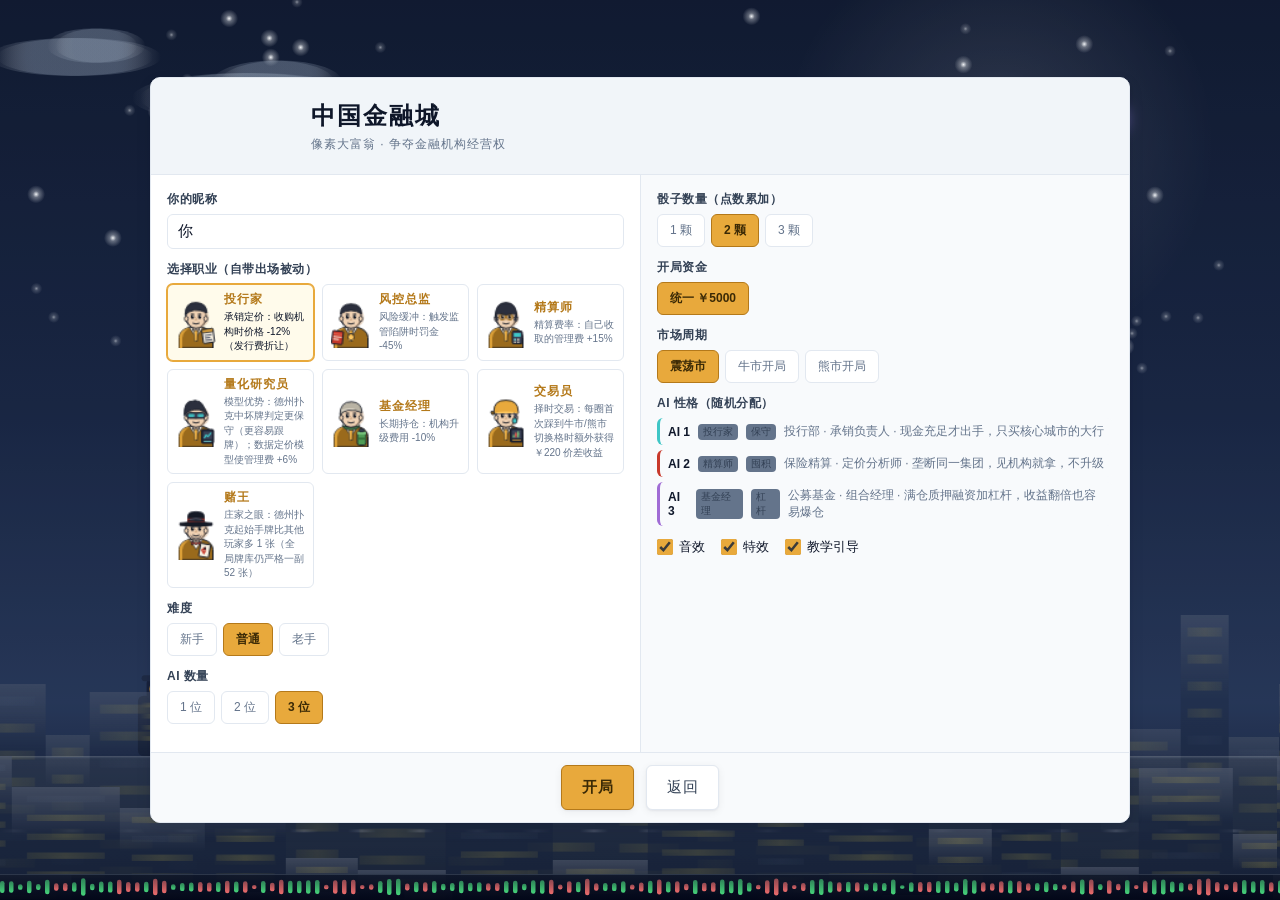
<file: index.html>
<!DOCTYPE html>
<html lang="zh-CN">
<head>
<meta charset="UTF-8">
<meta name="viewport" content="width=device-width, initial-scale=1.0, viewport-fit=cover, user-scalable=no">
<meta name="description" content="中国金融城 · 像素风大富翁：与三位 AI 争夺金融机构经营权">
<title>中国金融城 · 像素大富翁</title>
<link rel="stylesheet" href="styles.css">
<link rel="stylesheet" href="styles/tiles.css">
<link rel="stylesheet" href="styles/tiles-3d.css">
<link rel="stylesheet" href="styles/hover-building.css">
<link rel="stylesheet" href="styles/landing-fx.css">
<link rel="icon" href="data:image/svg+xml,%3Csvg xmlns='http://www.w3.org/2000/svg' viewBox='0 0 16 16'%3E%3Crect width='16' height='16' rx='3' fill='%23f1f5f9'/%3E%3Crect x='3' y='8' width='3' height='5' fill='%23c8392b'/%3E%3Crect x='7' y='5' width='3' height='8' fill='%230f172a'/%3E%3Crect x='11' y='3' width='3' height='10' fill='%232f9fc4'/%3E%3C/svg%3E">
</head>
<body>
<div id="app">
  <!-- ============ 开局界面 ============ -->
  <section id="setup-screen" class="screen">
    <canvas id="setup-bg" class="setup-bg"></canvas>
    <div class="setup-panel pixel-panel">
      <header class="setup-head">
        <div class="logo-row">
          <canvas id="logo-canvas" width="128" height="64" class="logo-canvas" aria-label="中国金融城"></canvas>
          <div class="logo-text">
            <h1>中国金融城</h1>
            <p class="sub">像素大富翁 · 争夺金融机构经营权</p>
          </div>
        </div>
      </header>

      <div class="setup-body">
        <div class="setup-col">
          <label class="field">
            <span class="field-label">你的昵称</span>
            <input id="input-nickname" type="text" maxlength="10" value="你" autocomplete="off">
          </label>

          <div class="field">
            <span class="field-label">选择职业（自带出场被动）</span>
            <div id="career-picker" class="career-picker" role="radiogroup" aria-label="职业"></div>
          </div>

          <div class="field">
            <span class="field-label">难度</span>
            <div id="difficulty-picker" class="seg-picker" role="radiogroup" aria-label="难度"></div>
          </div>

          <div class="field">
            <span class="field-label">AI 数量</span>
            <div id="aicount-picker" class="seg-picker" role="radiogroup" aria-label="AI 数量"></div>
          </div>
        </div>

        <div class="setup-col">
          <div class="field">
            <span class="field-label">骰子数量（点数累加）</span>
            <div id="dice-picker" class="seg-picker" role="radiogroup" aria-label="骰子数量"></div>
          </div>

          <div class="field">
            <span class="field-label">开局资金</span>
            <div id="cash-picker" class="seg-picker" role="radiogroup" aria-label="开局资金"></div>
          </div>

          <div class="field">
            <span class="field-label">市场周期</span>
            <div id="market-picker" class="seg-picker" role="radiogroup" aria-label="市场周期"></div>
          </div>

          <div class="field">
            <span class="field-label">AI 性格（随机分配）</span>
            <div id="ai-preview" class="ai-preview"></div>
          </div>

          <div class="setup-toggles">
            <label class="toggle"><input type="checkbox" id="chk-sound" checked><span>音效</span></label>
            <label class="toggle"><input type="checkbox" id="chk-anim" checked><span>特效</span></label>
            <label class="toggle"><input type="checkbox" id="chk-tutorial" checked><span>教学引导</span></label>
          </div>
        </div>
      </div>

      <footer class="setup-foot">
        <button id="btn-start" class="pixel-btn pixel-btn-primary pixel-btn-lg">开局</button>
        <button id="btn-setup-back" class="pixel-btn pixel-btn-lg" hidden>返回</button>
      </footer>
    </div>
  </section>

  <!-- ============ 主游戏界面 ============ -->
  <section id="game-screen" class="screen" hidden>
    <div id="stage" class="stage">
      <!-- 背景层：始终铺满整个 stage（天际线视差） -->
      <canvas id="stage-bg" class="stage-bg" aria-hidden="true"></canvas>

      <!-- ===== 左侧竖栏：当前玩家卡 → Tab 面板 → 回合播报 ===== -->
      <!-- 整栏宽度 = --left-panel-w；棋盘的 left 由同一变量推导，
           因此棋盘左侧 0 像素被 HUD 覆盖。 -->
      <div id="hud-left" class="hud hud-left">
        <!-- ① 当前玩家卡：**永远显示人类玩家**，不随 AI 回合切换 -->
        <div id="hud-player" class="hud-player">
          <div id="active-player-card" class="active-card pixel-panel">
            <canvas id="active-avatar" class="active-avatar" width="20" height="30" aria-hidden="true"></canvas>
            <div class="active-info">
              <span id="active-player-name" class="active-name">—</span>
              <span id="active-player-cash" class="active-cash">￥0</span>
            </div>
            <span id="active-player-sub" class="active-sub">—</span>
          </div>
          <!-- 贷款 / 债券 / 限时状态提示（仅在有内容时显示） -->
          <div id="active-status" class="active-status" hidden></div>
        </div>

        <!-- ② Tab 面板：玩家关键信息（3 tab：机构+流水 / Buff / 融资） -->
        <div id="hud-tabs" class="hud-tabs">
          <div id="tab-list" class="tab-list" role="tablist" aria-label="玩家信息">
            <button class="tab-btn" role="tab" id="tab-btn-inst"
                    aria-controls="tab-panel-inst" aria-selected="true" data-tab="inst">我的机构</button>
            <button class="tab-btn" role="tab" id="tab-btn-buff"
                    aria-controls="tab-panel-buff" aria-selected="false" data-tab="buff" tabindex="-1">Buff</button>
            <button class="tab-btn" role="tab" id="tab-btn-finance"
                    aria-controls="tab-panel-finance" aria-selected="false" data-tab="finance" tabindex="-1">融资</button>
          </div>
          <div class="tab-panels">
            <!-- 「我的机构」+「资金流水」合一：机构列表在上、流水在下 -->
            <div id="tab-panel-inst" class="tab-panel" role="tabpanel"
                 aria-labelledby="tab-btn-inst" tabindex="0"></div>
            <div id="tab-panel-buff" class="tab-panel" role="tabpanel"
                 aria-labelledby="tab-btn-buff" tabindex="0" hidden></div>
            <!-- 「融资」= 贷款 + 债券 + 质押/牌照（净值汇总由右侧财务对比表承担） -->
            <div id="tab-panel-finance" class="tab-panel" role="tabpanel"
                 aria-labelledby="tab-btn-finance" tabindex="0" hidden></div>
          </div>
        </div>

        <!-- ③ 回合播报 —— 贴左下角（margin-top:auto 顶到竖栏底部）
             常驻显示：原先这里有一个折叠切换按钮（#feed-toggle），
             现已删除，播报列表直接铺开、始终可见。 -->
        <div id="hud-feed" class="hud-feed">
          <div id="log-panel" class="log-panel pixel-panel">
            <h3 class="panel-title">回合播报</h3>
            <div id="log-list" class="log-list" role="log" aria-live="polite"></div>
          </div>
        </div>
      </div>

      <!-- ===== 顶部右角：回合数 + 骰子指示 + 排行榜 ===== -->
      <div id="hud-top-right" class="hud hud-top-right">
        <div class="turn-badge pixel-panel">
          <span class="turn-badge-label">回合</span>
          <span id="hud-round" class="turn-badge-num">1</span>
          <span id="hud-market" class="hud-market">震荡</span>
        </div>
        <button id="btn-rank" class="pixel-btn pixel-btn-icon" title="资产排行" aria-label="资产排行">≡</button>
        <button id="btn-3d" class="pixel-btn pixel-btn-icon" title="切换 3D 立体视角" aria-label="切换 3D 立体视角" aria-pressed="false">◱</button>
        <button id="btn-settings" class="pixel-btn pixel-btn-icon" title="设置" aria-label="设置">⚙</button>
      </div>

      <!-- ===== 顶部全宽回合归属条 =====
           谁在行动 —— 一眼可见。
           宽度铺满顶部，按玩家色分段，当前行动者那一段高亮 + 呼吸光晕。
           ⚠ 与左下角「当前玩家卡」分工不同：
              卡片固定显示**人类玩家**（我的资产），
              这条显示的是**当前正在行动的是谁**（可能是 AI）。 -->
      <div id="turn-bar" class="turn-bar" aria-label="回合归属" role="status">
        <div id="turn-bar-track" class="turn-bar-track"></div>
        <div id="turn-bar-owner" class="turn-bar-owner">
          <span class="turn-bar-owner-dot"></span>
          <span id="turn-bar-name" class="turn-bar-owner-name">—</span>
        </div>
      </div>

      <!-- ===== 中栏：棋盘容器（canvas 尺寸由 JS 按此元素测量） ===== -->
      <div id="board-wrap" class="board-wrap">
        <!--
          3D 舞台骨架（PR-A）
          ====================
          三层职责，从外到内：
            #board-wrap    —— 尺寸基准，Canvas 按它测量（永远不参与变换）
            #board-stage   —— 承载 3D 透视倾斜（rotateX 45°）
            #board-pan     —— 承载拖拽平移（translate）

          ⚠ 为什么平移必须在内层：平移是「移动棋盘」，倾斜是「改变视角」。
             若平移在倾斜之外，平移量会被透视投影二次放大，手感失真。

          ⚠ 为什么尺寸基准必须在最外层：Canvas 的 backing store 尺寸
             按 #board-wrap 测量，变换不改变它 —— 这样 3D 切换 / 拖拽
             都不会触发画布重设（重设会清空画布并触发 ResizeObserver 循环）。
        -->
        <div id="board-stage" class="board-stage">
          <div id="board-pan" class="board-pan">
            <canvas id="board-canvas" class="board-canvas" aria-label="棋盘"></canvas>
            <!-- 地块层：34 个 DOM 地块（盖在 canvas 之上，浅色现代数据卡） -->
            <div id="board-tiles" class="board-tiles" role="list" aria-label="地块"></div>
            <!-- hover 立体建筑层（PR-D）：与地块平级，可自由抬到棋盘之上 -->
            <div id="hover-buildings" class="hover-buildings" aria-hidden="true"></div>
            <div id="fx-layer" class="fx-layer" aria-hidden="true"></div>
            <div id="dice-tray" class="dice-tray" aria-live="polite"></div>
            <div id="toast-layer" class="toast-layer" aria-live="polite"></div>
            <!-- 移动端：点击地块弹出的详情卡 -->
            <div id="cell-detail" class="cell-detail" hidden></div>
          </div>
        </div>

        <!--
          ===== 真等距 3D 舞台（?board=3d）=====
          Three.js 正交相机 + 35.264° 极角 + 45°+k×90° 方位角。

          ⚠ 默认**不启用** —— 只有 URL 带 `?board=3d` 时才显示并接管渲染。
             旧管线（Canvas 2D + DOM 地块）保持默认可用，
             新管线是「渐进增强」，随时可以退回。
        -->
        <div id="board-iso" class="board-iso" hidden>
          <canvas id="board-iso-canvas" class="board-iso-canvas" aria-label="真等距 3D 棋盘"></canvas>
          <!-- 3D 模式的底部详情条（点击地块后显示） -->
          <div id="iso-detail" class="iso-detail" hidden></div>
          <!-- 左右旋转按钮（与手势共用 snapTo 入口） -->
          <div id="iso-rotate" class="iso-rotate">
            <button id="iso-rot-l" class="iso-rot-btn" type="button" title="逆时针旋转 90°" aria-label="逆时针旋转 90°">⟲</button>
            <button id="iso-rot-r" class="iso-rot-btn" type="button" title="顺时针旋转 90°" aria-label="顺时针旋转 90°">⟳</button>
          </div>
        </div>
      </div>

      <!-- ===== 底部中央：主行动按钮 + 常用操作（常驻，不再收进抽屉） ===== -->
      <div id="hud-bottom" class="hud hud-bottom">
        <div class="bottom-bar pixel-panel">
          <button id="btn-roll" class="pixel-btn pixel-btn-primary pixel-btn-primary-xl">掷 骰 子</button>
          <span class="bottom-sep" aria-hidden="true"></span>
          <button id="btn-assets" class="pixel-btn bottom-act">我的机构</button>
          <button id="btn-mortgage" class="pixel-btn bottom-act">质押融资</button>
          <button id="btn-endturn" class="pixel-btn bottom-act bottom-act-end">结束回合</button>
        </div>
      </div>

      <!-- ===== 右侧：资产排行 + 全玩家财务对比（常驻面板，窄屏自动收起） ===== -->
      <aside id="hud-right" class="hud hud-right">
        <div class="side-panel pixel-panel">
          <div class="panel-title">资产排行</div>
          <div id="rank-side" class="rank-list rank-list-side"></div>
          <div class="panel-title">财务对比</div>
          <div id="fin-compare" class="fin-compare"></div>
          <div class="side-note">点击排行任意一行可查看该玩家完整财务指标</div>
        </div>
      </aside>

    </div>
  </section>

  <!-- ============ 资产排行弹窗（不常驻） ============ -->
  <div id="rank-root" class="modal-root" hidden>
    <div id="rank-backdrop" class="modal-backdrop"></div>
    <div id="rank-box" class="modal-box pixel-panel" role="dialog" aria-modal="true" aria-label="资产排行">
      <h2 class="modal-title">资产排行</h2>
      <div id="rank-list" class="rank-list rank-list-modal"></div>
      <!-- ===== 菜单分组（原「菜单」按钮的功能迁移到此）===== -->
      <div class="rank-menu">
        <div class="panel-title">菜单</div>
        <div class="rank-menu-grid">
          <button id="btn-menu-share" class="pixel-btn rank-menu-btn">分享战绩</button>
          <button id="btn-menu-assets" class="pixel-btn rank-menu-btn">我的机构</button>
          <button id="btn-menu-metrics" class="pixel-btn rank-menu-btn">财务指标总览</button>
          <button id="btn-menu-sound" class="pixel-btn rank-menu-btn">音效：开</button>
          <button id="btn-menu-anim" class="pixel-btn rank-menu-btn">特效：开</button>
          <button id="btn-menu-theme" class="pixel-btn rank-menu-btn">主题：暗色</button>
          <button id="btn-menu-selftest" class="pixel-btn rank-menu-btn">规则引擎自检</button>
          <button id="btn-menu-setup" class="pixel-btn rank-menu-btn">返回开局界面</button>
        </div>
      </div>
      <div class="modal-actions">
        <button id="btn-rank-close" class="pixel-btn">关闭</button>
      </div>
    </div>
  </div>

  <!-- ============ 私人赌场 · 德州扑克 ============ -->
  <div id="poker-root" class="modal-root poker-root" hidden>
    <div id="poker-backdrop" class="modal-backdrop"></div>
    <div id="poker-box" class="poker-box pixel-panel" role="dialog" aria-modal="true" aria-label="私人赌场 · 德州扑克"></div>
  </div>

  <!-- ============ 通用弹窗 ============ -->
  <div id="modal-root" class="modal-root" hidden>
    <div id="modal-backdrop" class="modal-backdrop"></div>
    <div id="modal-box" class="modal-box pixel-panel" role="dialog" aria-modal="true"></div>
  </div>

  <!-- ============ 分享弹窗 ============ -->
  <div id="share-root" class="modal-root" hidden>
    <div id="share-backdrop" class="modal-backdrop"></div>
    <div id="share-box" class="share-box pixel-panel" role="dialog" aria-modal="true">
      <h2 class="panel-title">分享战绩</h2>
      <canvas id="share-canvas" width="480" height="300" class="share-canvas"></canvas>
      <div class="share-links">
        <label class="field">
          <span class="field-label">深链接（可复现同图局）</span>
          <input id="share-url" type="text" readonly>
        </label>
        <div class="share-btns">
          <button id="btn-copy-url" class="pixel-btn pixel-btn-primary">复制链接</button>
          <button id="btn-dl-card" class="pixel-btn">下载分享图</button>
          <button id="btn-copy-embed" class="pixel-btn">复制嵌入代码</button>
        </div>
        <details class="embed-box">
          <summary>iframe 嵌入代码</summary>
          <textarea id="embed-code" rows="4" readonly></textarea>
        </details>
      </div>
      <button id="btn-share-close" class="pixel-btn">关闭</button>
    </div>
  </div>

  <!-- ============ 浏览器内自检 ============ -->
  <section id="selftest-screen" class="screen" hidden>
    <div class="setup-panel pixel-panel selftest-panel">
      <h1 class="panel-title">规则引擎自检</h1>
      <div id="selftest-output" class="selftest-output"></div>
      <button id="btn-selftest-back" class="pixel-btn pixel-btn-primary">返回</button>
    </div>
  </section>
</div>

<script type="module" src="src/app/main.js"></script>
</body>
</html>
</file>
<file: styles.css>
﻿/* ============================================================
   中国金融城 · 现代扁平风大富翁
   ------------------------------------------------------------
   设计系统（换肤只需改 :root 里的变量）
     · **浅色现代体系** —— 与 D+「现代数据卡」地块方案完全一致
     · 真实字体（微软雅黑 / PingFang SC）+ 等宽数字（Consolas）
     · 圆角 + 柔和阴影（多层 box-shadow），无像素阶梯角
     · 动效仅用于状态变化，且支持 prefers-reduced-motion
   ============================================================ */

:root {
  /* ==========================================================
     ① D+ 浅色中性色板（与 tiles-modern 的 :root 对齐）
     ========================================================== */
  --ink:      #0f172a;   /* 主文字 */
  --ink-2:    #334155;   /* 次文字 */
  --ink-3:    #64748b;   /* 弱文字 */
  --line:     #e2e8f0;   /* 分隔线 / 卡片描边 */
  --bg:       #eef2f8;   /* 页面底色（现代扁平 · 柔和冷灰蓝） */
  --surface:  #ffffff;   /* 卡片 / 面板底色 */

  /* ---- 语义色（沿用受限色板，保证与地块一致）---- */
  --c-ink:        #0f172a;   /* 墨色：描边、最深阴影 */
  --c-panel:      #ffffff;   /* 面板底 */
  --c-panel-lt:   #f8fafc;   /* 面板亮部（按钮底） */
  --c-panel-dk:   #f1f5f9;   /* 面板暗部（表头 / 分区底） */
  --c-dim:        #94a3b8;   /* 中灰：禁用态、分割线 */
  --c-dim-lt:     #64748b;   /* 浅灰：次要文字 */
  --c-board:      #ffffff;   /* 棋盘格底色 */
  --c-board-dk:   #eef2f7;   /* 棋盘底板色 */
  --c-gold:       #e8a93c;   /* 鎏金：主行动、当前回合 */
  --c-gold-lt:    #ffc861;
  --c-gold-dk:    #b4791a;
  --c-paper:      #0f172a;   /* 主文字色（浅底上） */
  --c-red:        #c8392b;   /* 朱红：上涨、危险 */
  --c-red-lt:     #e4604d;
  --c-red-dk:     #8d2419;
  --c-green:      #4f9d55;   /* 翠绿：可购买、盈利 */
  --c-green-lt:   #77c47c;
  --c-green-dk:   #336b38;
  --c-jade:       #2f8f7d;   /* 翡翠：德州扑克 / 特殊状态 */
  --c-jade-lt:    #4fb39f;
  --c-jade-dk:    #1f6759;

  /* 产权组色（每组 3 色阶：主 / 亮 / 暗） */
  --g-bank:       #c8392b;
  --g-bank-lt:    #e4604d;
  --g-broker:     #2f9fc4;
  --g-broker-lt:  #63c6e6;
  --g-insurer:    #4f9d55;
  --g-insurer-lt: #7ac77f;
  --g-asset:      #e8a93c;
  --g-asset-lt:   #ffc861;
  --g-regulator:  #8b5cc7;
  --g-regulator-lt:#b189e0;

  /* 玩家色（4 组，色相间隔 ≥ 90°） */
  --p0: #d98b1f;
  --p1: #159e9e;
  --p2: #d4453a;
  --p3: #8b5cc7;

  /* ==========================================================
     ② 字体 —— 真实系统字体（非像素字体）
     ========================================================== */
  --font-pixel: "Microsoft YaHei", "PingFang SC", "Hiragino Sans GB",
                "Noto Sans SC", "Source Han Sans SC", sans-serif;
  --font-ui: "Microsoft YaHei", "PingFang SC", "Hiragino Sans GB",
             "Noto Sans SC", "Source Han Sans SC", sans-serif;
  --font-num: "Consolas", "Menlo", "SF Mono", monospace;

  /* 字号阶梯 —— 12px 起步，关键信息 16px+ */
  --fs-xs:  12px;   /* 最小可读字号 */
  --fs-sm:  13px;
  --fs-md:  15px;
  --fs-lg:  18px;
  --fs-xl:  24px;

  /* ==========================================================
     ③ 间距与圆角（现代扁平风）
     ========================================================== */
  --sp-1: 4px;
  --sp-2: 8px;
  --sp-3: 12px;
  --sp-4: 16px;
  --sp-5: 24px;

  --border-w: 1px;
  --radius-sm: 6px;
  --radius:    10px;
  --radius-lg: 14px;
  /* 柔和阴影 —— 多层叠加，代替像素硬阴影 */
  --shadow-soft: 0 1px 2px rgba(15,23,42,.05), 0 2px 8px rgba(15,23,42,.06);
  --shadow:      0 2px 4px rgba(15,23,42,.05), 0 6px 16px rgba(15,23,42,.08);
  --shadow-lg:   0 4px 8px rgba(15,23,42,.06), 0 16px 40px rgba(15,23,42,.14);

  /* HUD 常驻占屏预算 ≤ 25% */
  --hud-corner-w: 260px;
  /* 右侧常驻面板（资产排行 + 财务对比）宽度 */
  --right-panel-w: 284px;
  /* ==========================================================
     左侧 HUD 竖栏宽度 —— 统一控制「当前玩家卡 + Tab 面板 + 回合播报」
     棋盘左侧必须整体让位出这个宽度，棋盘永不被左侧 HUD 覆盖。
     与 --right-panel-w 对称：board-wrap 的 left / right 都由它推导。
     ========================================================== */
  --left-panel-w: 264px;
  /* 左侧竖栏与棋盘之间的安全间隙 */
  --left-gutter: 8px;
  /* ==========================================================
     顶部回合归属条高度（P1-1）
     棋盘 / 左栏 / 右上角按钮都要给它让位 —— 由同一变量推导，
     避免「加了条之后忘了挪布局」导致的遮挡。
     ========================================================== */
  --turn-bar-h: 26px;
}

/* ============================================================
   基础
   ============================================================ */
* { box-sizing: border-box; margin: 0; padding: 0; }

html, body {
  height: 100%;
  background: var(--bg);
  color: var(--ink);
  font-family: var(--font-ui);
  font-size: var(--fs-sm);
  overflow: hidden;
  -webkit-font-smoothing: antialiased;
  -moz-osx-font-smoothing: grayscale;
}

body { user-select: none; -webkit-tap-highlight-color: transparent; }

#app { position: relative; width: 100vw; height: 100vh; }

.screen { position: absolute; inset: 0; }
.screen[hidden] { display: none !important; }

/* 全局渲染：现代扁平风 —— 关闭像素插值，启用高质量缩放 */
canvas, .pixel-panel, .pixel-btn, img {
  image-rendering: auto;
}

/* ============================================================
   现代面板 —— 浅色卡片 + 1px 描边 + 柔和阴影 + 圆角
   ============================================================ */
.pixel-panel {
  background: var(--c-panel);
  border: var(--border-w) solid var(--line);
  border-radius: var(--radius);
  box-shadow: var(--shadow);
  position: relative;
}

/* 面板顶部高光 —— 现代扁平风的柔和层次（替代像素阶梯角） */
.pixel-panel::after {
  content: "";
  position: absolute;
  inset: 0;
  pointer-events: none;
  border-radius: inherit;
  box-shadow: inset 0 1px 0 rgba(255,255,255,.9);
  opacity: .01;
}

.panel-title {
  font-family: var(--font-ui);
  font-weight: 700;
  font-size: var(--fs-sm);
  letter-spacing: 1px;
  font-weight: 700;
  color: var(--ink);
  padding: var(--sp-2) var(--sp-3);
  background: var(--c-panel-dk);
  border-bottom: var(--border-w) solid var(--line);
  border-radius: var(--radius) var(--radius) 0 0;
}

/* ============================================================
   现代按钮 —— 圆角 + 柔和阴影 + 状态过渡
   ============================================================ */
.pixel-btn {
  font-family: var(--font-ui);
  font-size: var(--fs-sm);
  letter-spacing: .5px;
  color: var(--ink-2);
  background: var(--surface);
  border: var(--border-w) solid var(--line);
  border-radius: var(--radius-sm);
  box-shadow: var(--shadow-soft);
  padding: var(--sp-2) var(--sp-3);
  cursor: pointer;
  transition: background .16s ease, box-shadow .16s ease,
              border-color .16s ease, color .16s ease, transform .08s ease;
  position: relative;
  min-height: 34px;
  display: inline-flex;
  align-items: center;
  justify-content: center;
  gap: 6px;
}
.pixel-btn:hover:not(:disabled) {
  background: var(--c-panel-lt);
  color: var(--ink);
  border-color: #cbd5e1;
  box-shadow: var(--shadow);
}
.pixel-btn:active:not(:disabled) {
  box-shadow: var(--shadow-soft);
  transform: translateY(1px);
}
.pixel-btn:focus-visible { outline: 2px solid var(--c-gold); outline-offset: 2px; }
.pixel-btn:disabled { opacity: .45; cursor: not-allowed; filter: grayscale(.6); }

.pixel-btn-primary {
  background: var(--c-gold);
  color: #3b2a06;
  font-weight: 700;
  border-color: var(--c-gold-dk);
}
.pixel-btn-primary:hover:not(:disabled) { background: var(--c-gold-lt); color: #3b2a06; }

/* 唯一的巨型主行动按钮 —— 底部中央，最大尺寸 */
.pixel-btn-primary-xl {
  font-size: var(--fs-lg);
  font-weight: 700;
  padding: 14px 44px;
  min-height: 56px;
  min-width: 210px;
  letter-spacing: 2px;
  border-radius: var(--radius);
  box-shadow: 0 4px 10px rgba(232,169,60,.32), 0 10px 26px rgba(15,23,42,.16);
}
.pixel-btn-primary-xl:hover:not(:disabled) {
  box-shadow: 0 6px 14px rgba(232,169,60,.4), 0 14px 32px rgba(15,23,42,.2);
}
.pixel-btn-primary-xl:active:not(:disabled) {
  box-shadow: 0 2px 6px rgba(232,169,60,.3);
  transform: translateY(1px);
}

.pixel-btn-icon {
  width: 36px; height: 36px;
  padding: 0;
  font-size: var(--fs-md);
  display: inline-flex;
  align-items: center;
  justify-content: center;
}
.pixel-btn-icon.is-off { opacity: .4; }

/* ============================================================
   开局界面
   ============================================================ */
#setup-screen {
  display: flex;
  align-items: center;
  justify-content: center;
  padding: var(--sp-4);
  overflow-y: auto;
}
.setup-bg {
  position: absolute; inset: 0;
  width: 100%; height: 100%;
  z-index: 0;
}
.setup-panel {
  position: relative;
  z-index: 1;
  width: min(980px, 100%);
  max-height: 96vh;
  overflow-y: auto;
}
.setup-head {
  background: var(--c-panel-dk);
  border-bottom: var(--border-w) solid var(--line);
  padding: var(--sp-4) var(--sp-4);
}
.logo-row { display: flex; align-items: center; gap: var(--sp-4); }
.logo-canvas { width: 128px; height: 64px; flex: none; }
.logo-text h1 {
  font-family: var(--font-ui);
  font-size: var(--fs-xl);
  font-weight: 800;
  letter-spacing: 2px;
  color: var(--ink);
}
.logo-text .sub {
  font-size: var(--fs-xs);
  color: var(--ink-3);
  letter-spacing: 1px;
  margin-top: var(--sp-1);
}
.setup-body {
  display: grid;
  grid-template-columns: 1fr 1fr;
  gap: 0;
}
.setup-col { padding: var(--sp-4); }
.setup-col + .setup-col { border-left: var(--border-w) solid var(--line); background: var(--c-panel-lt); }

.field { display: block; margin-bottom: var(--sp-3); }
.field-label {
  display: block;
  font-family: var(--font-ui);
  font-size: var(--fs-xs);
  letter-spacing: .5px;
  font-weight: 600;
  color: var(--ink-2);
  margin-bottom: 6px;
}
.field input[type="text"], .field textarea, .field select {
  width: 100%;
  font-family: var(--font-ui);
  font-size: var(--fs-md);
  color: var(--ink);
  background: var(--surface);
  border: var(--border-w) solid var(--line);
  border-radius: var(--radius-sm);
  padding: var(--sp-2) 10px;
}
.field input[type="text"]:focus { border-color: var(--c-gold); outline: none; }

.seg-picker { display: flex; gap: 6px; flex-wrap: wrap; }
.seg-opt {
  font-family: var(--font-ui);
  font-size: var(--fs-xs);
  padding: 7px var(--sp-3);
  background: var(--surface);
  border: var(--border-w) solid var(--line);
  border-radius: var(--radius-sm);
  color: var(--ink-3);
  cursor: pointer;
  transition: all .14s ease;
}
.seg-opt.is-sel {
  background: var(--c-gold);
  border-color: var(--c-gold-dk);
  color: #3b2a06;
  font-weight: 700;
}

.ai-preview { display: flex; flex-direction: column; gap: 5px; }
.ai-row {
  display: flex; align-items: center; gap: var(--sp-2);
  font-size: var(--fs-xs);
  background: var(--c-panel-lt);
  border-left: 3px solid var(--p1);
  border-radius: var(--radius-sm);
  padding: 5px var(--sp-2);
}
.ai-row .ai-name { font-weight: 700; }
.ai-row .ai-tag {
  font-family: var(--font-ui);
  font-size: 10px;
  color: var(--ink-2);
  background: var(--c-dim-lt);
  border-radius: 4px;
  padding: 1px 5px;
}
.ai-row .ai-desc { color: var(--ink-3); font-size: var(--fs-xs); }

.setup-toggles { display: flex; gap: var(--sp-4); margin-top: 10px; }
.toggle {
  display: flex; align-items: center; gap: 6px;
  font-size: var(--fs-sm); cursor: pointer;
}
.toggle input { width: 16px; height: 16px; accent-color: var(--c-gold); cursor: pointer; }

.setup-foot {
  display: flex; gap: var(--sp-3); justify-content: center;
  padding: var(--sp-3);
  border-top: var(--border-w) solid var(--line);
  background: var(--c-panel-lt);
  border-radius: 0 0 var(--radius) var(--radius);
}
.pixel-btn-lg { font-size: var(--fs-md); padding: 12px 20px; min-height: 44px; }

/* ============================================================
   游戏舞台 —— 棋盘优先，HUD 退到四角
   ============================================================
   棋盘占据视口主体（> 75%），HUD 只在四角放置小型控件：
     · 左上：当前玩家紧凑单条
     · 右上：回合徽章 + 排行 / 菜单按钮
     · 左中：可折叠回合播报（默认 1 行）
     · 下中：唯一主行动按钮
     · 右下：次要功能抽屉
   ============================================================ */
#game-screen { background: var(--bg); }

.stage {
  position: absolute; inset: 0;
  overflow: hidden;
  padding: var(--sp-3);
}

/* 背景层：铺满整个 stage */
.stage-bg {
  position: absolute; inset: 0;
  width: 100%; height: 100%;
  z-index: 0;
  pointer-events: none;
}

/* 棋盘容器 —— 撑满舞台，HUD 浮在其上（pointer-events 由 HUD 自行接管）。
   宽屏时右侧让位给「资产排行 + 财务对比」常驻面板，棋盘永不被面板遮挡。
   左侧让位给「当前玩家卡 + Tab 面板 + 回合播报」竖栏（--left-panel-w），
   因此棋盘**左右两侧都不会被 HUD 覆盖**。 */
.board-wrap {
  position: absolute;
  top: calc(var(--turn-bar-h) + var(--sp-3));
  bottom: var(--sp-3);
  left: calc(var(--left-panel-w) + var(--sp-3) + var(--left-gutter));
  right: calc(var(--right-panel-w) + var(--sp-3) + 6px);
  z-index: 1;
  overflow: hidden;
}

/* ===========================================================
 * 3D 舞台骨架（PR-A）
 * ===========================================================
 * 三层结构，从外到内：
 *
 *   #board-wrap   尺寸基准。Canvas 按它测量 backing store，
 *                 **不参与任何变换** —— 3D 切换与拖拽都不会触发画布重设。
 *   #board-stage  承载 3D 透视：perspective（**只给子元素用**）。
 *   #board-pan    承载倾斜与拖拽平移：rotateX + translate3d。
 *
 * ⚠ 平移必须在倾斜「之内」：若平移在倾斜之外，平移量会被透视投影
 *   二次放大，拖拽手感失真（拖 100px 实际走更远）。
 *
 * ⚠ `perspective-origin` 设为 50% 40% —— 略微偏上，让棋盘看起来
 *   是「俯身看一张桌子」，而不是正对着屏幕。
 *
 * ⚠⚠ **perspective 与 rotateX 必须分属两层**：
 *   CSS 的 `perspective` 属性只作用于**子元素**，不作用于元素自身。
 *   若两者都写在 #board-stage 上，stage 自己的 rotateX 不会被透视 ——
 *   画面是「平行四边形」而非「透视梯形」，立体感大打折扣。
 *   因此 perspective 在 stage，rotateX 在 pan。
 *
 * ⚠⚠ **倾斜不能与平移写在同一个元素上**：
 *   .board-pan 的 transform 由 JS 写成**行内样式**（平移量），
 *   行内样式优先级高于任何选择器 —— 若 rotateX 也写在 .board-pan，
 *   会被行内 transform 整个盖掉，表现为「切了 3D 但画面完全没倾斜」。
 *   → 所以：rotateX 与 translate3d 由 JS **合并**写进同一行内样式。
 * =========================================================== */
.board-stage {
  position: absolute;
  inset: 0;
  overflow: hidden;
  transform-style: preserve-3d;
  transition: transform .45s cubic-bezier(.22,.61,.36,1);
}

/* 3D 模式：由 JS 给 #board-stage 加 .is-3d */
.board-stage.is-3d {
  perspective: 1400px;
  perspective-origin: 50% 40%;
}

/* 平移 + 倾斜层 —— transform 由 JS 统一写成行内样式（rotateX + translate3d） */
.board-pan {
  position: absolute;
  inset: 0;
  transform-style: preserve-3d;
  will-change: transform;
  transition: transform .35s cubic-bezier(.22,.61,.36,1);
}

/* 拖拽中 —— 关闭过渡，让平移跟手 */
.board-pan.is-dragging {
  transition: none;
}

.board-canvas {
  position: absolute; left: 0; top: 0;
  width: 100%; height: 100%;
  display: block;
}

/* ===========================================================
 * 真等距 3D 舞台（?board=3d）
 * ===========================================================
 * 与旧管线**完全隔离**：
 *   · #board-iso 覆盖在 #board-stage 之上，z-index 更高；
 *   · 启用时由 JS 给 body 加 .board-3d → 旧管线隐藏；
 *   · 未启用时 #board-iso 带 [hidden]，旧管线照常。
 * =========================================================== */
.board-iso {
  position: absolute;
  inset: 0;
  z-index: 6;
  overflow: hidden;
  touch-action: none;
}

.board-iso[hidden] { display: none; }

.board-iso-canvas {
  position: absolute;
  left: 0; top: 0;
  width: 100%; height: 100%;
  display: block;
}

/* 启用 3D 时隐藏旧管线（Canvas 底板 + DOM 地块层） */
body.board-3d #board-stage { display: none; }

/* ---- 3D 底部详情条 ---- */
.iso-detail {
  position: absolute;
  left: 50%;
  bottom: 10px;
  transform: translateX(-50%);
  max-width: min(560px, calc(100% - 24px));
  padding: 10px 14px;
  border-radius: 10px;
  background: rgba(30, 36, 54, .93);
  border: 1px solid rgba(232, 169, 60, .38);
  color: var(--paper);
  font-family: var(--font-ui);
  font-size: var(--fs-sm, 12px);
  line-height: 1.5;
  box-shadow: 0 8px 26px rgba(0, 0, 0, .42);
  pointer-events: auto;
  z-index: 8;
}
.iso-detail[hidden] { display: none; }
.iso-detail .iso-d-name {
  font-weight: 700;
  font-size: var(--fs-md, 14px);
  color: var(--gold);
  margin-bottom: 2px;
}
.iso-detail .iso-d-row { color: var(--paper); opacity: .92; }
.iso-detail .iso-d-meta { color: var(--dim); opacity: .9; }

/* ---- 左右旋转按钮 ---- */
.iso-rotate {
  position: absolute;
  right: 10px;
  bottom: 10px;
  display: flex;
  gap: 6px;
  z-index: 8;
}
.iso-rot-btn {
  width: 34px; height: 34px;
  border-radius: 8px;
  border: 1px solid rgba(232, 169, 60, .38);
  background: rgba(30, 36, 54, .92);
  color: var(--gold);
  font-size: 17px;
  line-height: 1;
  cursor: pointer;
  display: flex; align-items: center; justify-content: center;
  transition: transform .15s ease, background .15s ease;
}
.iso-rot-btn:hover { background: rgba(46, 55, 82, .96); transform: translateY(-1px); }
.iso-rot-btn:active { transform: translateY(0); }

.fx-layer { position: absolute; inset: 0; pointer-events: none; z-index: 5; overflow: visible; }

/* 浮动飘字 —— 现代柔和投影 */
.pixel-float {
  position: absolute;
  font-family: var(--font-ui);
  font-weight: 700;
  font-size: var(--fs-md);
  white-space: nowrap;
  color: var(--ink);
  text-shadow: 0 2px 6px rgba(15,23,42,.28);
  transform: translate(-50%, -50%);
}
@keyframes floatUp {
  0%   { transform: translate(-50%, -50%); opacity: 1; }
  25%  { transform: translate(-50%, calc(-50% - 8px)); opacity: 1; }
  50%  { transform: translate(-50%, calc(-50% - 16px)); opacity: 1; }
  75%  { transform: translate(-50%, calc(-50% - 24px)); opacity: .8; }
  100% { transform: translate(-50%, calc(-50% - 34px)); opacity: 0; }
}
.pixel-float { animation: floatUp 1.4s cubic-bezier(.22,.61,.36,1) forwards; }

/* 圆形柔和粒子 */
.pixel-particle {
  position: absolute;
  width: 8px; height: 8px;
  border-radius: 50%;
  background: radial-gradient(circle at 35% 35%, rgba(255,255,255,.9), rgba(255,255,255,.15));
  filter: blur(.3px);
}
@keyframes particleFall {
  0%   { transform: translate(0,0) scale(1); opacity: 1; }
  100% { transform: translate(var(--dx), var(--dy)) scale(.4); opacity: 0; }
}
.pixel-particle { animation: particleFall 900ms cubic-bezier(.22,.61,.36,1) forwards; }

/* 屏幕抖动 */
@keyframes shakeHard {
  0%   { transform: translate(0,0); }
  20%  { transform: translate(-5px, 3px); }
  40%  { transform: translate(5px, -3px); }
  60%  { transform: translate(-3px, -2px); }
  80%  { transform: translate(3px, 2px); }
  100% { transform: translate(0,0); }
}
.shake { animation: shakeHard 320ms cubic-bezier(.36,.07,.19,.97); }

/* 跳入 */
@keyframes popIn {
  0%   { transform: scale(.6); opacity: 0; }
  60%  { transform: scale(1.08); opacity: 1; }
  100% { transform: scale(1); opacity: 1; }
}
.pop-in { animation: popIn 240ms cubic-bezier(.22,.61,.36,1); }

/* ============================================================
   HUD —— 全部绝对定位于四角
   ============================================================ */
.hud { z-index: 10; pointer-events: none; }
.hud > * { pointer-events: auto; }

/* ============================================================
   左侧 HUD 竖栏 —— 当前玩家卡 / Tab 面板 / 回合播报
   ------------------------------------------------------------
   三块全部收进 **同一个绝对定位的竖栏容器** `.hud-left`：
     ① 当前玩家卡（永远显示**人类玩家**，不随 AI 回合切换）
     ② Tab 面板（我的机构 / Buff / 贷款 / 债券 / 净值）
     ③ 回合播报（贴**左下角**，与底部操作栏共存）
   竖栏右边界 = var(--left-panel-w)，棋盘的 left 由同一个变量推导 ——
   因此**棋盘左侧 0 像素被 HUD 覆盖**。
   ============================================================ */
.hud-left {
  position: absolute;
  top: calc(var(--turn-bar-h) + var(--sp-3));
  left: var(--sp-3);
  bottom: var(--sp-3);
  width: var(--left-panel-w);
  display: flex;
  flex-direction: column;
  gap: var(--sp-2);
  /* 竖栏自身不吃点击（只有子面板接管） */
  pointer-events: none;
  /* 回合播报是绝对定位钉在竖栏底边的，
     所以这里给竖栏留出播报的高度，Tab 面板不会压到它下面。
     --feed-h 默认 215px（播报展开时的高度），窄屏由媒体查询收窄。
     原先播报区顶部还有一个 30px 高的折叠按钮，删除后这 30px 已让给列表，
     因此 --feed-h 相应收窄，避免竖栏底部留下空白。 */
  --feed-h: 215px;
  padding-bottom: calc(var(--feed-h) + var(--sp-2));
}
.hud-left > * { pointer-events: auto; }

/* ---------- 当前玩家卡（人类玩家）---------- */
.hud-player {
  flex: none;
  max-width: 100%;
}
.active-card {
  display: flex;
  align-items: center;
  gap: var(--sp-2);
  padding: 6px var(--sp-2) 6px 6px;
  background: rgba(255,255,255,.94);
}
.active-avatar {
  width: 22px; height: 33px;
  flex: none;
  background: var(--c-panel-lt);
  border: 1px solid var(--line);
  border-radius: 4px;
}
.active-info { display: flex; flex-direction: column; gap: 1px; min-width: 0; }
.active-name {
  font-size: var(--fs-sm);
  font-weight: 700;
  color: var(--ink);
  white-space: nowrap;
  overflow: hidden;
  text-overflow: ellipsis;
  max-width: 110px;
}
.active-cash {
  font-family: var(--font-num);
  font-size: var(--fs-md);
  font-weight: 700;
  color: var(--c-gold);
  line-height: 1.1;
}
.active-sub {
  font-size: 11px;
  color: var(--ink-3);
  white-space: nowrap;
  overflow: hidden;
  text-overflow: ellipsis;
  max-width: 96px;
}

/* ---------- 贷款 / 债券 / 限时状态（挂在当前玩家卡下方）---------- */
.active-status {
  display: flex;
  flex-wrap: wrap;
  gap: 4px;
  margin-top: 4px;
  max-width: 100%;
}
.status-chip {
  font-family: var(--font-num);
  font-size: 10px;
  line-height: 1;
  padding: 3px 5px;
  border: 1px solid var(--c-dim);
  background: rgba(255,255,255,.94);
  color: var(--ink);
  white-space: nowrap;
}
.status-chip.is-debt { color: var(--c-red-dk); border-color: var(--c-red-dk); background: rgba(141,36,25,.35); }
.status-chip.is-bond { color: var(--c-gold-dk); border-color: var(--c-gold-dk); }
.status-chip.is-good { color: var(--c-green-dk); border-color: var(--c-green-dk); }
.status-chip.is-bad { color: var(--c-red-dk); border-color: var(--c-red-dk); }
.status-chip.is-more { color: var(--ink-3); }

/* ---------- 右上角：回合徽章 + 按钮 ---------- */
.hud-top-right {
  position: absolute;
  top: calc(var(--turn-bar-h) + var(--sp-3));
  right: var(--sp-3);
  display: flex;
  align-items: center;
  gap: 6px;
}
.turn-badge {
  display: flex;
  align-items: center;
  gap: var(--sp-2);
  padding: 5px var(--sp-2);
  background: rgba(255,255,255,.94);
}
.turn-badge-label {
  font-family: var(--font-ui);
  font-size: 11px;
  color: var(--ink-3);
  letter-spacing: 1px;
}
.turn-badge-num {
  font-family: var(--font-num);
  font-size: var(--fs-lg);
  font-weight: 700;
  color: var(--c-gold);
  line-height: 1;
}
.hud-market {
  font-family: var(--font-ui);
  font-size: 11px;
  padding: 2px 6px;
  border: 1px solid var(--line);
  color: var(--ink);
}
.hud-market.is-bull { background: var(--c-red); color: var(--ink); }
.hud-market.is-bear { background: var(--c-green); color: var(--c-ink); }

/* ============================================================
   翻牌弹窗（2026-11：转盘 → 翻牌改版）
   ------------------------------------------------------------
   机会池 8 个候选挤在圆转盘上扇区极窄、文字看不清；
   翻牌把候选收进暗牌，翻开后再展示完整牌面。
   3D 翻转用 preserve-3d + backface-visibility 实现正面/背面切换。
   ============================================================ */
.fate-result {
  font-size: 15px;
  font-weight: 800;
  color: var(--c-paper);
  min-height: 24px;
  text-align: center;
  margin-bottom: 10px;
}
.fate-row {
  display: flex;
  flex-wrap: wrap;
  justify-content: center;
  gap: 10px;
  margin: 0 auto 10px;
  max-width: 480px;
  perspective: 700px;
}
/* 3 张（风险/命运）→ 大卡；8 张（机会）→ 小卡双行 */
.fate-row.is-n3 .fcard, .fate-row.is-n2 .fcard { width: 104px; height: 148px; }
.fate-row.is-n8 .fcard { width: 88px; height: 122px; }
.fate-row.is-n8 { max-width: 440px; }

.fcard {
  perspective: 600px;
  cursor: pointer;
  transition: opacity .2s ease, transform .12s ease;
}
.fcard:hover:not(.is-flipped) { transform: translateY(-4px); }
.fcard:focus-visible { outline: 2px solid var(--c-gold-dk); outline-offset: 2px; }
.fate-row.is-exhausted .fcard:not(.is-flipped) { opacity: .35; cursor: default; }

.fcard-inner {
  position: relative;
  width: 100%;
  height: 100%;
  transform-style: preserve-3d;
  transition: transform 520ms cubic-bezier(.3, .8, .3, 1);
}
.fcard.is-flipped .fcard-inner { transform: rotateY(180deg); }

.fcard-face {
  position: absolute;
  inset: 0;
  backface-visibility: hidden;
  -webkit-backface-visibility: hidden;
  border: 3px solid #0f172a;
  box-shadow: 0 3px 10px rgba(15, 23, 42, .28);
  display: flex;
  flex-direction: column;
  align-items: center;
  justify-content: center;
  overflow: hidden;
}
/* 卡背 —— 类别色渐变 + 类别签名 + 大问号 */
.fcard-back { color: #fff; }
.fcard-sign {
  font-size: 11px;
  font-weight: 800;
  letter-spacing: 2px;
  opacity: .85;
}
.fcard-q {
  font-size: 40px;
  font-weight: 900;
  line-height: 1;
  text-shadow: 0 2px 0 rgba(15, 23, 42, .3);
}
/* 卡面 —— 翻开后的完整元数据 */
.fcard-front { transform: rotateY(180deg); color: #0f172a; padding: 8px 6px; gap: 4px; }
.fcard.is-trap .fcard-front { border-color: #dc2626; box-shadow: 0 0 0 2px #dc262655, 0 3px 10px rgba(15,23,42,.28); }
.fcard-name {
  font-size: 13px;
  font-weight: 900;
  text-align: center;
  line-height: 1.2;
}
.fcard-big {
  font-size: 14px;
  font-weight: 900;
  color: var(--c-gold-dk);
}
.fcard-lbl {
  font-size: 10px;
  color: #475569;
  text-align: center;
  line-height: 1.3;
}
.fcard-trap {
  font-size: 10px;
  font-weight: 900;
  color: #fff;
  background: #dc2626;
  padding: 1px 8px;
  margin-top: 2px;
}

.fate-counter {
  font-size: 12px;
  color: var(--ink-3);
  text-align: center;
  margin-bottom: 8px;
}
.fate-readonly {
  margin: 0 auto 10px;
  text-align: center;
  font-size: 12.5px;
  color: var(--ink-2);
  background: var(--c-panel-dk);
  border: 1px solid var(--line);
  border-radius: 6px;
  padding: 8px 12px;
}
.fate-desc {
  font-size: 12.5px;
  color: var(--ink-3);
  line-height: 1.7;
  margin: 8px 0 14px;
  text-align: center;
}

/* ============================================================
   顶部全宽回合归属条（P1-1）
   ------------------------------------------------------------
   解决的问题：AI 回合时，玩家只能靠「左侧卡片旁的箭头」猜是谁在动。
   左侧卡片固定显示**人类玩家**（我的资产）—— 它**不会**随 AI 回合变化，
   因此「谁在行动」这件事在屏幕上**没有直接答案**。

   方案：顶部铺一条**分段色带**，每段 = 一个玩家，宽度按人数均分：
     · 段落底色 = 该玩家主色（与棋盘棋子、HUD 头像完全一致）
     · 当前行动者那段高亮 + 呼吸光晕 + 名字
     · 破产玩家那段降到 25% 透明度 + 斜纹
   ============================================================ */
.turn-bar {
  position: absolute;
  top: 0;
  left: 0;
  right: 0;
  z-index: 9;
  pointer-events: none;
  display: flex;
  flex-direction: column;
  gap: 3px;
  padding: 0 var(--sp-2);
}
.turn-bar-track {
  display: flex;
  width: 100%;
  height: 6px;
  border-radius: 3px;
  overflow: hidden;
  background: var(--c-panel-dk);
  box-shadow: inset 0 0 0 1px var(--line);
}
/* 单个玩家的色段 */
.turn-bar-seg {
  flex: 1 1 0;
  min-width: 0;
  height: 100%;
  background: var(--seg-color, var(--c-dim));
  opacity: .34;
  transition: opacity .28s ease, filter .28s ease;
  position: relative;
}
.turn-bar-seg + .turn-bar-seg { box-shadow: inset 1px 0 0 rgba(255,255,255,.5); }
/* 当前行动者 —— 高亮 + 呼吸 */
.turn-bar-seg.is-active {
  opacity: 1;
  animation: turnSegPulse 1.6s ease-in-out infinite;
}
@keyframes turnSegPulse {
  0%, 100% { filter: brightness(1); }
  50%      { filter: brightness(1.35); }
}
/* 破产玩家 —— 压暗 */
.turn-bar-seg.is-out { opacity: .16; filter: grayscale(.7); }

/* 归属标签 —— 贴在色带下方，显示当前行动者 */
.turn-bar-owner {
  display: flex;
  align-items: center;
  gap: 6px;
  align-self: flex-start;
  padding: 2px 10px;
  border-radius: 0 0 10px 10px;
  background: rgba(15,23,42,.62);
  color: #fff;
  font-family: var(--font-ui);
  font-size: var(--fs-xs);
  font-weight: 700;
  letter-spacing: .3px;
  backdrop-filter: blur(4px);
}
.turn-bar-owner-dot {
  width: 8px;
  height: 8px;
  border-radius: 50%;
  background: var(--owner-color, var(--c-gold));
  box-shadow: 0 0 6px var(--owner-color, var(--c-gold));
}
.turn-bar-owner-name { color: #fff; }

/* 亮色主题 —— 归属标签底色改浅，文字改深 */
body.theme-light .turn-bar-owner {
  background: rgba(74,64,48,.82);
}
body.theme-light .turn-bar-owner-name { color: #fdf8ec; }

/* ---------- 回合播报 —— 左侧竖栏**底部**（左下角）---------- */
.hud-feed {
  /* 需求：「回合播报移到左下角」——
     用 `position: absolute; bottom: 0; top: auto` 真正钉在竖栏底边，
     而不是靠 flex 的 margin-top:auto（那样 top/bottom 计算值都是 auto，
     无法表达「贴底」语义）。
     竖栏 `.hud-left` 是 position:absolute 的定位容器，这里是它的子级，
     绝对定位相对 `.hud-left` 计算 —— 左下角 = 竖栏左下角，
     恰好与底部中央操作栏 `.hud-bottom` 左右并存、互不遮挡。 */
  position: absolute;
  left: 0;
  right: 0;
  bottom: 0;
  top: auto;
  width: 100%;
  max-width: none;
  display: flex;
  flex-direction: column;
  gap: 6px;
  flex: none;
}
/* 播报列表常驻展开：原先的折叠切换按钮（.feed-toggle / .feed-latest）
   已删除，#log-panel 不再需要 hidden 状态。
   高度必须引用竖栏预留的 --feed-h（.hud-left 定义、此处继承）——
   之前各写各的（46vh/370px vs 215px），播报一多就反向盖住 Tab 面板底部。 */
.log-panel {
  display: flex;
  flex-direction: column;
  max-height: var(--feed-h);
  background: rgba(255,255,255,.94);
}
.log-list {
  overflow-y: auto;
  padding: 6px var(--sp-2);
  font-size: var(--fs-xs);
  line-height: 1.6;
  display: flex;
  flex-direction: column;
  gap: 2px;
}
.log-list::-webkit-scrollbar { width: 6px; }
.log-list::-webkit-scrollbar-thumb { background: var(--c-dim); }
.log-item { display: flex; gap: 6px; }
.log-tag {
  font-family: var(--font-ui);
  font-size: 10px;
  padding: 0 4px;
  border: 1px solid var(--line);
  flex: none;
  height: 17px;
  line-height: 16px;
}
.log-item.l-self .log-tag { background: var(--c-gold); color: var(--c-ink); }
.log-item.l-ai   .log-tag { background: var(--c-dim-lt); color: var(--c-ink); }
.log-item.l-sys  .log-tag { background: var(--c-green); color: var(--c-ink); }
.log-item.l-bad  .log-tag { background: var(--c-red); color: var(--ink); }
.log-item.l-good .log-tag { background: var(--c-green); color: var(--c-ink); }
.log-item.l-ai   { color: var(--ink-3); }
.log-item.l-self { color: var(--ink); }
.log-item.l-bad  { color: var(--c-red-dk); }
.log-item.l-good { color: var(--c-green-dk); }

/* ---------- 资产排行弹窗底部的「菜单」分组 ----------
   原右上角「菜单」按钮（#btn-menu）已删除，功能全部迁到这里。 */
.rank-menu {
  border-top: var(--border-w) solid var(--line);
  margin-top: var(--sp-2);
}
.rank-menu .panel-title {
  border-radius: 0;
  border-top: none;
  font-size: 10px;
  letter-spacing: 1px;
  color: var(--ink-3);
}
.rank-menu-grid {
  display: grid;
  grid-template-columns: repeat(4, 1fr);
  gap: 5px;
  padding: var(--sp-2) var(--sp-3);
}
.rank-menu-btn {
  font-size: 11px;
  padding: 5px 6px;
  min-height: 28px;
  white-space: nowrap;
  overflow: hidden;
  text-overflow: ellipsis;
}

/* ============================================================
   左侧 Tab 面板 —— 玩家关键信息（机构 / Buff / 贷款 / 债券 / 净值）
   ------------------------------------------------------------
   真实 tab 语义：role=tablist / tab / tabpanel + aria-selected。
   高度用 flex 弹性占满竖栏剩余空间（回合播报以下），
   窄屏时自动收起为纯 tab 条。
   ============================================================ */
.hud-tabs {
  flex: 1 1 auto;
  min-height: 0;
  display: flex;
  flex-direction: column;
  background: rgba(255,255,255,.94);
  overflow: hidden;
}
.tab-list {
  display: flex;
  flex: none;
  border-bottom: var(--border-w) solid var(--line);
  background: var(--c-panel-dk);
}
.tab-btn {
  flex: 1 1 0;
  min-width: 0;
  font-family: var(--font-ui);
  font-size: 11px;
  font-weight: 700;
  letter-spacing: .5px;
  color: var(--ink-3);
  background: transparent;
  border: none;
  border-bottom: 2px solid transparent;
  padding: 5px 2px;
  cursor: pointer;
  white-space: nowrap;
  overflow: hidden;
  text-overflow: ellipsis;
  transition: color .16s ease, background .16s ease, border-color .16s ease;
}
.tab-btn:hover { color: var(--ink); background: rgba(255,255,255,.6); }
.tab-btn[aria-selected="true"] {
  color: var(--c-gold-dk);
  background: #fff;
  border-bottom-color: var(--c-gold);
}
/* 未选中的 tab 也要能看出「可点」 */
.tab-btn:focus-visible { outline: 2px solid var(--c-gold); outline-offset: -2px; }

.tab-panels {
  flex: 1 1 auto;
  min-height: 0;
  display: flex;
  flex-direction: column;
  /* 面板自己负责滚动（见 .tab-panel）——
     「我的机构」tab 需要把高度精确分配给上下两段，
     若这里滚动则下半段的高度算不出来。 */
  overflow: hidden;
  padding: var(--sp-2);
}
.tab-panels::-webkit-scrollbar { width: 6px; }
.tab-panels::-webkit-scrollbar-thumb { background: var(--c-dim); border-radius: 3px; }

/* 各面板自行滚动 —— 高度由 .tab-panels 分配，而不是撑破容器 */
.tab-panel {
  flex: 1 1 auto;
  min-height: 0;
  overflow-y: auto;
}
.tab-panel::-webkit-scrollbar { width: 6px; }
.tab-panel::-webkit-scrollbar-thumb { background: var(--c-dim); border-radius: 3px; }

.tab-panel[hidden] { display: none; }

/* ---------- 面板内的小节标题 ---------- */
.tab-sec {
  font-size: 10px;
  font-weight: 800;
  letter-spacing: 1px;
  color: var(--ink-3);
  padding: 3px 0 4px;
  display: flex;
  align-items: center;
  justify-content: space-between;
  gap: 6px;
}
.tab-sec + .tab-sec { border-top: 1px dashed var(--line); margin-top: 5px; padding-top: 6px; }
.tab-sec-v {
  font-family: var(--font-num);
  font-size: 11px;
  font-weight: 700;
  color: var(--ink-2);
  letter-spacing: 0;
}

/* ---------- 键值行 ---------- */
.tab-row {
  display: flex;
  align-items: baseline;
  justify-content: space-between;
  gap: 6px;
  font-size: var(--fs-xs);
  line-height: 1.5;
  padding: 2px 0;
}
.tab-row-k {
  color: var(--ink-3);
  white-space: nowrap;
  overflow: hidden;
  text-overflow: ellipsis;
  min-width: 0;
}
.tab-row-v {
  font-family: var(--font-num);
  font-weight: 700;
  color: var(--ink);
  white-space: nowrap;
  flex: none;
}
.tab-row-v.is-gold  { color: var(--c-gold-dk); }
.tab-row-v.is-red   { color: var(--c-red-dk); }
.tab-row-v.is-green { color: var(--c-green-dk); }
.tab-row-v.is-dim   { color: var(--ink-3); font-weight: 400; font-family: var(--font-ui); }

/* ---------- 机构条目 ---------- */
.tab-inst {
  display: flex;
  align-items: center;
  gap: 5px;
  font-size: var(--fs-xs);
  line-height: 1.4;
  padding: 3px 0;
  border-bottom: 1px dotted var(--line);
}
.tab-inst:last-child { border-bottom: none; }
.tab-inst-dot {
  width: 7px; height: 7px; border-radius: 50%;
  flex: none;
}
.tab-inst-name {
  font-weight: 700;
  color: var(--ink);
  white-space: nowrap;
  overflow: hidden;
  text-overflow: ellipsis;
  min-width: 0;
  flex: 1 1 auto;
}
.tab-inst-lv {
  font-size: 9.5px;
  font-weight: 800;
  color: #fff;
  background: var(--c-dim-lt);
  padding: 0 4px;
  border-radius: 3px;
  flex: none;
}
.tab-inst-rent {
  font-family: var(--font-num);
  font-weight: 700;
  color: var(--ink-2);
  white-space: nowrap;
  flex: none;
}
.tab-inst-flag {
  font-size: 9px;
  font-weight: 800;
  color: var(--c-red-dk);
  background: rgba(141,36,25,.10);
  border: 1px solid var(--c-red-dk);
  padding: 0 3px;
  border-radius: 3px;
  flex: none;
}

/* ---------- Buff 条 ---------- */
.tab-buff {
  display: flex;
  align-items: flex-start;
  gap: 5px;
  font-size: var(--fs-xs);
  line-height: 1.45;
  padding: 3px 0;
  border-bottom: 1px dotted var(--line);
}
.tab-buff:last-child { border-bottom: none; }
.tab-buff-tag {
  font-size: 9px;
  font-weight: 800;
  letter-spacing: .5px;
  padding: 1px 4px;
  border-radius: 3px;
  flex: none;
  margin-top: 1px;
}
.tab-buff.is-good .tab-buff-tag { color: var(--c-green-dk); background: rgba(79,157,85,.12); border: 1px solid var(--c-green-dk); }
.tab-buff.is-bad  .tab-buff-tag { color: var(--c-red-dk);   background: rgba(141,36,25,.10);  border: 1px solid var(--c-red-dk); }
.tab-buff-body { min-width: 0; flex: 1 1 auto; }
.tab-buff-name { font-weight: 700; color: var(--ink); }
.tab-buff-desc {
  color: var(--ink-3);
  font-size: 10.5px;
  overflow: hidden;
  text-overflow: ellipsis;
  display: -webkit-box;
  -webkit-line-clamp: 2;
  -webkit-box-orient: vertical;
}
.tab-buff-left {
  font-family: var(--font-num);
  font-size: 10px;
  color: var(--ink-3);
  flex: none;
  margin-top: 1px;
}

/* ---------- 空状态 ---------- */
.tab-empty {
  font-size: var(--fs-xs);
  color: var(--ink-3);
  text-align: center;
  padding: var(--sp-4) var(--sp-2);
  line-height: 1.7;
}

/* ---------- 「生态总览」入口按钮（Buff tab）---------- */
.tab-eco-btn {
  appearance: none;
  border: var(--border-w) solid var(--line);
  background: rgba(255, 255, 255, 0.55);
  color: var(--ink-2);
  font-size: 10px;
  font-family: inherit;
  padding: 4px 8px;
  border-radius: 3px;
  cursor: pointer;
  margin: 0 0 var(--sp-1);
  text-align: left;
  width: fit-content;
  transition: color .16s ease, border-color .16s ease, background .16s ease;
}
.tab-eco-btn:hover {
  color: var(--c-gold-dk);
  border-color: var(--c-gold-dk);
  background: rgba(255, 255, 255, 0.85);
}

/* ============================================================
   「我的机构」tab（含资金流水）
  ------------------------------------------------------------
   布局（2026-11）：上半段机构列表、下半段资金流水合一展示，
   一屏对照「资产 ↔ 现金流」。
   高度策略：
     · 整个面板自己滚动（.tab-panel 已是 overflow-y:auto）；
     · .cf-list 限制最大高度并独立滚动 —— 机构很多时流水
       不会被顶出视野，新流水永远可见。
   ============================================================ */
#tab-panel-inst {
  display: flex;
  flex-direction: column;
  min-height: 0;
}

/* ---------- 资金流水条目 ---------- */
.cf-list {
  flex: none;
  max-height: 220px;
  overflow-y: auto;
  /* 流水是「近期动态」，视觉上要比机构列表更轻 */
  padding-right: 2px;
}
.cf-list::-webkit-scrollbar { width: 5px; }
.cf-list::-webkit-scrollbar-thumb { background: var(--c-dim); border-radius: 3px; }

.cf-row {
  display: flex;
  align-items: baseline;
  gap: 5px;
  font-family: var(--font-ui);
  font-size: var(--fs-xs);
  line-height: 1.5;
  padding: 3px 0;
  border-bottom: 1px dotted var(--line);
}
.cf-row:last-child { border-bottom: none; }

/* 回合/圈标记 —— 弱化显示，只用于定位时间点 */
.cf-turn {
  font-family: var(--font-num);
  font-size: 10px;
  color: var(--ink-3);
  flex: none;
  min-width: 22px;
}
.cf-reason {
  color: var(--ink-2);
  flex: 1 1 auto;
  min-width: 0;
  white-space: nowrap;
  overflow: hidden;
  text-overflow: ellipsis;
}
.cf-amt {
  font-family: var(--font-num);
  font-weight: 700;
  flex: none;
  white-space: nowrap;
}
/* 收支语义色 —— 沿用全站的「绿=收入 / 红=支出」约定 */
.cf-row.is-in  .cf-amt { color: var(--c-green-dk); }
.cf-row.is-out .cf-amt { color: var(--c-red-dk); }

/* ---------- 底部中央：主行动 + 常用操作（常驻） ----------
   水平范围与 .board-wrap 完全一致 → 操作栏永远与棋盘居中对齐 */
.hud-bottom {
  position: absolute;
  bottom: var(--sp-4);
  /* 底部操作栏也必须避开左侧竖栏 ——
     竖栏右边界 = var(--left-panel-w) + var(--sp-3) = 276px，
     留 8px 间隙 → left = 284px，与棋盘左边界对齐。
     这样**棋盘左侧 0 像素被任何 HUD 覆盖**（含底部操作栏）。 */
  left: calc(var(--left-panel-w) + var(--sp-3) + var(--left-gutter));
  right: calc(var(--right-panel-w) + var(--sp-3) + 6px);
  display: flex;
  justify-content: center;
}
.bottom-bar {
  display: flex;
  align-items: center;
  gap: 10px;
  padding: 8px 12px;
  background: rgba(255,255,255,.94);
}
.bottom-sep {
  width: var(--border-w);
  align-self: stretch;
  background: var(--c-panel-lt);
  margin: 0 2px;
}
.bottom-act {
  font-size: var(--fs-sm);
  padding: 10px 18px;
  min-height: 50px;
  min-width: 104px;
  background: var(--c-panel-lt);
}
.bottom-act:hover:not(:disabled) { background: var(--c-dim); }
.bottom-act-end {
  background: var(--c-panel);
  border-color: var(--c-gold-dk);
}
.bottom-act-end:hover:not(:disabled) { background: var(--c-gold-dk); color: var(--ink); }

/* ---------- 右侧：资产排行 + 财务对比（常驻面板） ---------- */
.hud-right {
  position: absolute;
  top: 56px;
  right: var(--sp-3);
  bottom: var(--sp-3);
  width: var(--right-panel-w);
  z-index: 10;
  pointer-events: none;
}
.hud-right .side-panel {
  pointer-events: auto;
  height: 100%;
  display: flex;
  flex-direction: column;
  background: rgba(255,255,255,.94);
  overflow: hidden;
}
.hud-right .panel-title { flex: none; padding: 6px var(--sp-2); }
.rank-list-side {
  flex: none;
  display: flex;
  flex-direction: column;
  gap: 3px;
  padding: 6px var(--sp-2);
  max-height: 30%;
  overflow-y: auto;
  border-bottom: var(--border-w) solid var(--line);
}
.rank-list-side .rank-item { padding: 4px 6px; font-size: var(--fs-xs); }
.fin-compare {
  flex: 1;
  min-height: 0;
  overflow-y: auto;
  padding: 6px var(--sp-2);
}
.fin-compare::-webkit-scrollbar { width: 6px; }
.fin-compare::-webkit-scrollbar-thumb { background: var(--c-dim); }
.side-note {
  flex: none;
  font-size: 10px;
  color: var(--ink-3);
  padding: 5px var(--sp-2) 6px;
  border-top: 1px solid var(--line);
  line-height: 1.5;
}

/* 财务对比表 */
.fin-cmp-table {
  width: 100%;
  border-collapse: collapse;
  font-size: 11px;
  font-family: var(--font-num);
}
.fin-cmp-table th,
.fin-cmp-table td {
  padding: 3px 4px;
  text-align: right;
  border-bottom: 1px solid var(--line);
  white-space: nowrap;
  color: var(--ink);
}
.fin-cmp-table th:first-child,
.fin-cmp-table td:first-child {
  text-align: left;
  font-family: var(--font-ui);
  color: var(--ink-3);
  font-weight: 400;
  padding-left: 2px;
}
.fin-cmp-table thead th {
  font-family: var(--font-ui);
  font-weight: 700;
  border-bottom: var(--border-w) solid var(--line);
  padding-bottom: 5px;
}
.fin-cmp-head { position: relative; }
.fin-cmp-head.is-dead { color: var(--c-dim); text-decoration: line-through; }
.fin-cmp-dot {
  display: inline-block;
  width: 8px;
  height: 8px;
  border: 1px solid var(--line);
  margin-right: 3px;
  vertical-align: baseline;
}
.fin-cmp-table td.is-me,
.fin-cmp-table th.is-me { background: rgba(232,169,60,.14); }
.fin-cmp-table td.is-best { color: var(--c-gold-dk); font-weight: 700; }
.fin-cmp-table td.is-bad { color: var(--c-red-dk); }

/* ============================================================
   骰子托盘 / Toast
   ============================================================ */
.dice-tray {
  position: absolute;
  top: 50%;
  left: 50%;
  z-index: 12;
  display: flex;
  gap: 10px;
  pointer-events: none;
  transform: translate(-50%, -50%);
}
.die {
  width: 48px; height: 48px;
  animation: dieRoll 700ms cubic-bezier(.34,1.56,.64,1);
}
@keyframes dieRoll {
  0%   { transform: translateY(-40px) rotate(0deg) scale(1); }
  30%  { transform: translateY(-16px) rotate(-25deg) scale(1.15); }
  60%  { transform: translateY(4px) rotate(20deg) scale(.9); }
  80%  { transform: translateY(-4px) rotate(-8deg) scale(1.05); }
  100% { transform: translateY(0) rotate(0deg) scale(1); }
}
.die.settle { animation: dieSettle 220ms cubic-bezier(.22,.61,.36,1); }
@keyframes dieSettle {
  0%   { transform: scale(1.18, .82); }
  50%  { transform: scale(.92, 1.1); }
  100% { transform: scale(1, 1); }
}

.toast-layer {
  position: absolute; top: 8px; left: 50%;
  transform: translateX(-50%);
  z-index: 30;
  display: flex; flex-direction: column; gap: 6px;
  align-items: center;
  pointer-events: none;
}
.toast {
  font-family: var(--font-ui);
  font-size: var(--fs-sm);
  padding: var(--sp-2) var(--sp-4);
  background: var(--c-panel);
  border: var(--border-w) solid var(--line);
  box-shadow: var(--shadow-soft);
  animation: popIn 200ms cubic-bezier(.22,.61,.36,1);
}
.toast.t-bad { background: var(--c-red); color: var(--ink); }
.toast.t-good { background: #f0fdf4; color: var(--c-green-dk); border-color: #bbf7d0; }
.toast.t-gold { background: #fffbeb; color: var(--c-gold-dk); border-color: #fde68a; }

/* ============================================================
   移动端：点击地块弹出的详情卡
   ============================================================ */
.cell-detail {
  position: absolute;
  z-index: 28;
  min-width: 190px;
  max-width: 74%;
  padding: var(--sp-2) var(--sp-3);
  background: rgba(255,255,255,.98);
  border: var(--border-w) solid var(--line);
  border-radius: var(--radius);
  box-shadow: var(--shadow-lg);
  font-size: var(--fs-xs);
  line-height: 1.7;
  color: var(--ink);
}
.cell-detail[hidden] { display: none; }
.cell-detail .cd-name {
  font-family: var(--font-ui);
  font-weight: 700;
  font-size: var(--fs-md);
  color: var(--ink);
  margin-bottom: 2px;
}
.cell-detail .cd-price { font-family: var(--font-num); color: var(--c-red-dk); }
.cell-detail .cd-meta { color: var(--ink-3); }

/* ============================================================
   弹窗
   ============================================================ */
.modal-root {
  position: absolute; inset: 0;
  z-index: 50;
  display: flex; align-items: center; justify-content: center;
  padding: var(--sp-4);
}
.modal-root[hidden] { display: none !important; }
.modal-backdrop {
  position: absolute; inset: 0;
  background: rgba(15,23,42,.42);
  backdrop-filter: blur(3px);
}
.modal-box {
  position: relative;
  width: min(460px, 100%);
  max-height: 88vh;
  overflow-y: auto;
  padding: 0 0 var(--sp-3);
  background: var(--surface);
  border: var(--border-w) solid var(--line);
  border-radius: var(--radius-lg);
  box-shadow: var(--shadow-lg);
}
.modal-inner { padding: var(--sp-3) var(--sp-4); }
.modal-title {
  font-family: var(--font-ui);
  font-size: var(--fs-md);
  font-weight: 700;
  letter-spacing: 1px;
  color: var(--ink);
  margin-bottom: 10px;
}
.modal-text { font-size: var(--fs-sm); line-height: 1.7; color: var(--ink); margin-bottom: var(--sp-3); }
.modal-text .hl { color: var(--c-gold-dk); font-weight: 700; }
.modal-text .hl-red { color: var(--c-red-dk); font-weight: 700; }
.modal-text .hl-green { color: var(--c-green-dk); font-weight: 700; }
.modal-text.dim, .dim { color: var(--ink-3); font-size: var(--fs-xs); }
.modal-actions { display: flex; gap: 10px; justify-content: flex-end; padding: 0 var(--sp-4); }
.modal-thumb { display: block; margin: 0 auto 10px; }
/* 弹窗内复选行 —— 「本局不再提示」等一次性偏好 */
.modal-check {
  display: flex;
  align-items: center;
  gap: 8px;
  margin-top: var(--sp-3);
  font-size: var(--fs-sm);
  color: var(--ink-2);
  cursor: pointer;
  user-select: none;
}
.modal-check input[type='checkbox'] {
  width: 16px;
  height: 16px;
  accent-color: var(--c-gold);
  cursor: pointer;
  flex: none;
}

/* ============================================================
   设置弹窗（P1-2）—— 独立入口的排版
   ============================================================ */
.settings-list {
  display: flex;
  flex-direction: column;
  gap: var(--sp-2);
  padding: 0 var(--sp-4);
  min-width: 260px;
}
.settings-row {
  display: flex;
  align-items: center;
  justify-content: space-between;
  gap: var(--sp-4);
  padding: var(--sp-2) var(--sp-3);
  border: 1px solid var(--line);
  border-radius: var(--radius-sm);
  background: var(--c-panel-lt);
}
.settings-label {
  font-family: var(--font-ui);
  font-size: var(--fs-md);
  color: var(--ink);
  font-weight: 600;
}
.settings-toggle {
  min-width: 72px;
  font-family: var(--font-ui);
  font-size: var(--fs-sm);
}
.settings-extra {
  display: grid;
  grid-template-columns: repeat(auto-fit, minmax(120px, 1fr));
  gap: var(--sp-2);
  margin-top: var(--sp-3);
  padding-top: var(--sp-3);
  border-top: 1px solid var(--line);
}
.settings-extra-btn { width: 100%; }
.modal-grid {
  display: grid; grid-template-columns: repeat(auto-fill, minmax(96px, 1fr));
  gap: var(--sp-2);
  margin-bottom: var(--sp-3);
}

/* ============================================================
   职业选择器（开局界面）
   ============================================================ */
.career-picker {
  display: grid;
  grid-template-columns: repeat(auto-fill, minmax(128px, 1fr));
  gap: var(--sp-2);
}
.career-opt {
  display: flex; align-items: center; gap: 8px;
  padding: 6px 8px;
  background: var(--surface);
  border: var(--border-w) solid var(--line);
  border-radius: var(--radius-sm);
  color: var(--ink);
  cursor: pointer;
  text-align: left;
  font-family: inherit;
  transition: border-color .16s, background .16s, box-shadow .16s;
}
.career-opt:hover { border-color: var(--c-gold); box-shadow: var(--shadow-soft); }
.career-opt.is-sel {
  border-color: var(--c-gold);
  background: #fffbeb;
  box-shadow: 0 0 0 1px var(--c-gold);
}
.career-opt canvas {
  /* 职业立绘是矢量光栅化的 —— 必须用平滑缩放，不能 pixelated */
  image-rendering: auto;
  width: 40px; height: 50px;
  flex: 0 0 auto;
}
.career-opt-body { min-width: 0; }
.career-opt-name {
  display: block;
  font-size: var(--fs-xs);
  color: var(--c-gold-dk);
  font-weight: 700;
  letter-spacing: 1px;
}
.career-opt-passive {
  display: block;
  font-size: 10px;
  line-height: 1.45;
  color: var(--ink-3);
  margin-top: 2px;
}
.career-opt.is-sel .career-opt-passive { color: var(--ink); }

/* ============================================================
   私人赌场 · 德州扑克
   ============================================================ */
.poker-root { z-index: 60; }
.poker-box {
  position: relative;
  width: min(760px, 100%);
  max-height: 92vh;
  overflow-y: auto;
  padding: var(--sp-3) var(--sp-4) var(--sp-4);
  background: var(--surface);
  border: var(--border-w) solid var(--line);
  border-radius: var(--radius-lg);
  box-shadow: var(--shadow-lg);
}
.poker-head {
  display: flex; align-items: baseline; justify-content: space-between;
  gap: var(--sp-3); flex-wrap: wrap;
  margin-bottom: var(--sp-3);
}
.poker-head .modal-title { margin-bottom: 0; }
.poker-head-info {
  display: flex; gap: var(--sp-3); align-items: baseline;
  font-size: var(--fs-xs); color: var(--ink-3);
}
.poker-head-info b { color: var(--c-gold-dk); font-size: var(--fs-sm); }
.poker-pot b { color: var(--c-jade-lt); }

/* 公共牌 */
.poker-board {
  display: flex; align-items: center; justify-content: center;
  gap: 5px; flex-wrap: wrap;
  padding: var(--sp-3) var(--sp-2);
  margin-bottom: var(--sp-3);
  background: #f0fdfa;
  border: var(--border-w) solid var(--line);
  border-radius: var(--radius);
  box-shadow: inset 0 1px 2px rgba(15,23,42,.05);
}
.poker-board-label {
  font-size: var(--fs-xs); color: var(--c-jade-lt);
  letter-spacing: 2px; margin-right: var(--sp-2);
}
.poker-board-result { margin-top: var(--sp-3); }

/* 扑克牌 */
.poker-card {
  image-rendering: auto;
  width: 44px; height: 60px;
  border-radius: 6px;
  box-shadow: 0 2px 6px rgba(15,23,42,.22);
}
.poker-card-board { width: 40px; height: 54px; }

/* 座位 */
.poker-seats {
  display: grid;
  grid-template-columns: repeat(auto-fit, minmax(150px, 1fr));
  gap: var(--sp-2);
  margin-bottom: var(--sp-3);
}
.poker-seat {
  padding: var(--sp-2);
  background: var(--c-panel-lt);
  border: var(--border-w) solid var(--line);
  border-radius: var(--radius-sm);
}
.poker-seat.is-me { border-color: var(--c-gold); }
.poker-seat.is-turn {
  border-color: var(--c-jade-lt);
  box-shadow: 0 0 0 2px rgba(119,196,124,.35);
  animation: poker-turn-pulse 1.1s ease-in-out infinite;
}
.poker-seat.is-folded { opacity: .5; }
.poker-seat.is-allin { border-color: var(--c-red-dk); }
@keyframes poker-turn-pulse {
  0%, 100% { box-shadow: 0 0 0 2px rgba(119,196,124,.25); }
  50%      { box-shadow: 0 0 0 4px rgba(119,196,124,.55); }
}
.poker-seat-head { display: flex; align-items: center; gap: 6px; margin-bottom: 5px; }
/* 职业矢量立绘（32×40）—— 平滑缩放，保持宽高比 */
.poker-avatar { image-rendering: auto; width: 24px; height: 30px; flex: 0 0 auto; }
.poker-seat-name { min-width: 0; line-height: 1.3; }
.poker-seat-name .pn {
  display: block; font-size: var(--fs-xs);
  color: var(--ink); font-weight: 700;
  overflow: hidden; text-overflow: ellipsis; white-space: nowrap;
}
.poker-seat-name .pc { display: block; font-size: 10px; color: var(--c-gold-dk); }
.poker-hole { display: flex; gap: 3px; margin-bottom: 4px; }
.poker-hole .poker-card { width: 30px; height: 41px; }
.poker-seat-status {
  font-size: 10px; color: var(--ink-3); line-height: 1.4;
  min-height: 14px;
}
.poker-seat.is-turn .poker-seat-status { color: var(--c-jade-lt); }

/* 操作区 */
.poker-actions {
  display: flex; flex-wrap: wrap; gap: var(--sp-2);
  align-items: center;
  padding-top: var(--sp-2);
  border-top: var(--border-w) solid var(--line);
}
.poker-turn-note {
  width: 100%;
  font-size: var(--fs-xs); color: var(--ink);
  margin-bottom: 4px;
}
.poker-turn-note b { color: var(--c-gold-dk); }
.poker-note-bad { color: var(--c-red-dk); }
.poker-btn { min-width: 104px; }
.poker-btn-sm { min-width: 0; font-size: var(--fs-xs); padding: 5px 8px; }
.poker-btn-allin { border-color: var(--c-red-dk); color: var(--c-red-dk); }
.poker-btn-raise { border-color: var(--c-gold); color: var(--c-gold-dk); }
.poker-raise-row {
  display: flex; gap: 6px; width: 100%; flex-wrap: wrap;
  padding-bottom: 4px;
}
.poker-btn-exit { margin-left: auto; font-size: var(--fs-xs); }
.poker-hint {
  margin-top: var(--sp-3);
  font-size: 10px; line-height: 1.6; color: var(--ink-3);
  border-top: 1px dashed var(--line);
  padding-top: var(--sp-2);
}

/* ============================================================
   扑克：牌力提示（P1-17）
   ============================================================ */
.poker-hand-hint {
  width: 100%;
  display: flex;
  align-items: center;
  gap: var(--sp-2);
  padding: 5px 8px;
  margin-bottom: 4px;
  border: 1px solid var(--line);
  border-radius: var(--radius-sm);
  background: var(--c-panel-lt);
  font-size: var(--fs-xs);
}
.poker-hand-hint-label { color: var(--ink-3); flex: none; }
.poker-hand-name {
  color: var(--ink);
  font-weight: 700;
  flex: none;
  min-width: 62px;
}
/* 强度条 */
.poker-hand-bar {
  flex: 1 1 auto;
  height: 6px;
  min-width: 60px;
  border-radius: 3px;
  background: var(--c-panel-dk);
  overflow: hidden;
}
.poker-hand-fill {
  display: block;
  height: 100%;
  border-radius: 3px;
  transition: width .22s ease;
}
.poker-hand-fill.is-weak   { background: var(--c-red); }
.poker-hand-fill.is-mid    { background: var(--c-gold); }
.poker-hand-fill.is-strong { background: var(--c-green); }
.poker-hand-pct { flex: none; font-weight: 700; font-family: var(--font-num); }
.poker-hand-pct.is-weak   { color: var(--c-red-dk); }
.poker-hand-pct.is-mid    { color: var(--c-gold-dk); }
.poker-hand-pct.is-strong { color: var(--c-green-dk); }

/* ============================================================
   扑克：加注滑杆 + 底池赔率（P1-16）
   ============================================================ */
.poker-bet-box {
  width: 100%;
  display: flex;
  flex-direction: column;
  gap: 5px;
  padding: 6px 8px;
  margin-bottom: 4px;
  border: 1px solid var(--line);
  border-radius: var(--radius-sm);
  background: var(--c-panel-lt);
}
.poker-odds-row {
  display: flex;
  align-items: center;
  gap: var(--sp-3);
  font-size: var(--fs-xs);
}
.poker-odds-label { color: var(--ink-3); }
.poker-odds-item {
  color: var(--ink);
  font-weight: 700;
  font-family: var(--font-num);
}
.poker-bet-row {
  display: flex;
  align-items: center;
  gap: var(--sp-2);
}
.poker-bet-slider {
  flex: 1 1 auto;
  min-width: 80px;
  height: 4px;
  accent-color: var(--c-gold);
  cursor: pointer;
}
.poker-bet-number {
  flex: none;
  width: 84px;
  padding: 4px 6px;
  font-family: var(--font-num);
  font-size: var(--fs-xs);
  color: var(--ink);
  background: var(--c-panel);
  border: 1px solid var(--line);
  border-radius: var(--radius-sm);
}
.poker-bet-number:focus {
  outline: none;
  border-color: var(--c-gold);
}

/* ============================================================
   扑克：全下二次确认（P1-17）
   ============================================================ */
.poker-allin-confirm {
  width: 100%;
  display: flex;
  align-items: center;
  justify-content: space-between;
  gap: var(--sp-3);
  flex-wrap: wrap;
  padding: 7px 10px;
  margin-bottom: 4px;
  border: 1px solid var(--c-red-dk);
  border-radius: var(--radius-sm);
  background: rgba(200,57,43,.08);
}
.poker-allin-msg {
  font-size: var(--fs-xs);
  color: var(--ink);
}
.poker-allin-msg b { color: var(--c-red-dk); }
.poker-allin-btns { display: flex; gap: 6px; flex: none; }

/* 摊牌结果表 */
.poker-result-table {
  width: 100%;
  border-collapse: collapse;
  font-size: var(--fs-xs);
  margin-bottom: var(--sp-2);
}
.poker-result-table th {
  text-align: left; padding: 5px 6px;
  color: var(--c-gold-dk); font-weight: 700;
  border-bottom: var(--border-w) solid var(--line);
  letter-spacing: 1px;
}
.poker-result-table td {
  padding: 5px 6px;
  border-bottom: 1px solid var(--line);
  color: var(--ink);
}
.poker-result-table .pk-rank { color: var(--c-gold-dk); }
.poker-result-table .pk-win { color: var(--ink-3); }
.poker-result-table .pk-win.is-win { color: var(--c-jade-lt); font-weight: 700; }

/* ---------- 排行列表（仅在弹窗内） ---------- */
.rank-list-modal { padding: var(--sp-3) var(--sp-4); }
.rank-list { display: flex; flex-direction: column; gap: 4px; }
.rank-item {
  display: flex; align-items: center; gap: 6px;
  font-size: var(--fs-xs);
  padding: 5px 6px;
  background: var(--c-panel-lt);
  border: 1px solid transparent;
  border-radius: var(--radius-sm);
}
.rank-pos { font-family: var(--font-num); font-size: var(--fs-xs); font-weight: 700; color: var(--c-gold-dk); width: 16px; flex: none; }
.rank-dot { width: 10px; height: 10px; border: 1px solid var(--line); border-radius: 3px; flex: none; }
.rank-name { flex: 1; white-space: nowrap; overflow: hidden; text-overflow: ellipsis; }
.rank-val { font-family: var(--font-num); font-size: var(--fs-xs); color: var(--c-gold-dk); }
.rank-item.is-clickable { cursor: pointer; }
.rank-item.is-clickable:hover,
.rank-item.is-clickable:focus-visible {
  background: var(--c-panel-lt);
  border-color: var(--c-gold-dk);
  outline: none;
}
.rank-drill { font-family: var(--font-ui); font-size: 10px; color: var(--c-gold-dk); flex: none; }
.rank-item.is-clickable:hover .rank-drill,
.rank-item.is-clickable:focus-visible .rank-drill { color: var(--c-gold); }

/* ---------- 财务指标 ---------- */
.fin-head {
  display: flex; align-items: center; gap: 10px;
  background: var(--c-panel-dk);
  border: var(--border-w) solid var(--c-dim);
  border-left: 4px solid var(--c-gold);
  padding: var(--sp-2) 10px;
  margin-bottom: var(--sp-3);
}
.fin-head-info { flex: 1; min-width: 0; }
.fin-head-name {
  display: flex; align-items: center; gap: 6px;
  font-size: var(--fs-md); font-weight: 700; color: var(--ink);
}
.fin-head-sub { font-size: var(--fs-xs); color: var(--ink-3); margin-top: 3px; }
.fin-section {
  font-family: var(--font-ui);
  font-size: var(--fs-xs);
  letter-spacing: 1px;
  color: var(--c-gold);
  background: var(--c-panel-dk);
  border-left: 3px solid var(--c-gold-dk);
  padding: 3px var(--sp-2);
  margin: var(--sp-3) 0 var(--sp-2);
}
.fin-section:first-of-type { margin-top: 0; }
.fin-grid {
  display: grid; grid-template-columns: repeat(auto-fill, minmax(160px, 1fr));
  gap: 6px;
}
.fin-row {
  display: flex; align-items: baseline; justify-content: space-between; gap: var(--sp-2);
  background: var(--c-panel-dk);
  border: 1px solid var(--c-dim);
  padding: 5px var(--sp-2);
}
.fin-label { font-size: var(--fs-xs); color: var(--ink-3); white-space: nowrap; }
.fin-value {
  font-family: var(--font-num);
  font-size: var(--fs-xs);
  color: var(--ink);
  white-space: nowrap;
}
.fin-value.is-gold   { color: var(--c-gold); }
.fin-value.is-red    { color: var(--c-red-dk); }
.fin-value.is-jade   { color: var(--c-green-dk); }
.fin-value.is-purple { color: #c39ae8; }
.fin-ratios { margin: 10px 0 4px; }
.fin-bar {
  height: 8px;
  background: var(--c-panel-dk);
  border: 1px solid var(--line);
  border-radius: 4px;
  margin-bottom: 4px;
  overflow: hidden;
}
.fin-bar i { display: block; height: 100%; }
.fin-ratio-note { font-size: var(--fs-xs); color: var(--ink-3); margin-top: 4px; }
.fin-ratio-note .hl        { color: var(--c-gold-dk); font-weight: 700; }
.fin-ratio-note .hl-red    { color: var(--c-red-dk); font-weight: 700; }
.fin-ratio-note .hl-green  { color: var(--c-green-dk); font-weight: 700; }

/* ---------- 央行贷款档位 ---------- */
.loan-card {
  display: flex; flex-direction: column; align-items: center; gap: 2px;
  background: var(--c-panel-dk);
  border: var(--border-w) solid var(--c-gold-dk);
  padding: 10px var(--sp-2);
  cursor: pointer;
  font-family: inherit;
  color: var(--ink);
}
.loan-card:hover { border-color: var(--c-gold); transform: translateY(-2px); }
.loan-card:active { transform: translateY(0); }
.loan-name { font-size: var(--fs-xs); color: var(--c-gold); font-weight: 700; }
.loan-amt { font-size: var(--fs-lg); font-weight: 700; color: var(--c-gold-dk); }
.loan-rate { font-size: var(--fs-xs); color: var(--c-red-dk); }
.loan-term { font-size: var(--fs-xs); color: var(--c-green-dk); }
.loan-repay { font-size: var(--fs-xs); color: var(--ink); }
.loan-desc { font-size: 10px; color: var(--ink-3); text-align: center; margin-top: 3px; }
.modal-note {
  font-size: var(--fs-xs);
  color: var(--ink-3);
  border-left: 3px solid var(--c-gold-dk);
  padding-left: var(--sp-2);
  margin-bottom: var(--sp-3);
  line-height: 1.6;
}

/* ---------- 追缴保证金（Margin Call） ---------- */
.mc-list {
  display: flex;
  flex-direction: column;
  gap: 6px;
  max-height: 240px;
  overflow-y: auto;
  margin-bottom: var(--sp-3);
}
.mc-row {
  display: flex;
  align-items: center;
  gap: var(--sp-2);
  background: var(--c-panel-dk);
  border: var(--border-w) solid var(--c-dim);
  padding: 6px var(--sp-2);
}
.mc-name { flex: 1; font-size: var(--fs-xs); color: var(--ink); }
.mc-val { font-family: var(--font-num); font-size: var(--fs-xs); color: var(--c-gold-dk); }
.mc-btn { padding: 4px 10px; font-size: var(--fs-xs); }

/* ---------- 机构列表 ---------- */
.inst-list { display: flex; flex-direction: column; gap: 6px; margin-bottom: var(--sp-3); }
.inst-item {
  display: flex; align-items: center; gap: var(--sp-2);
  background: var(--c-panel-dk);
  border: var(--border-w) solid var(--c-dim);
  padding: 6px var(--sp-2);
}
.inst-item canvas { width: 24px; height: 36px; flex: none; }
.inst-info { flex: 1; min-width: 0; }
.inst-name { font-size: var(--fs-xs); font-weight: 700; display: flex; gap: 6px; align-items: center; }
.inst-lv { font-family: var(--font-ui); font-size: 10px; padding: 0 4px; border: 1px solid var(--line); }
.inst-meta { font-size: 10px; color: var(--ink-3); }
.inst-btns { display: flex; gap: 5px; }
.pixel-btn-xs { font-size: 11px; padding: 5px 8px; min-height: 26px; border-radius: 5px; }

/* ---------- 胜利画面 ---------- */
.winner-banner {
  font-family: var(--font-ui);
  font-size: var(--fs-xl);
  color: var(--c-gold);
  text-shadow: 0 2px 8px rgba(15,23,42,.24);
  text-align: center;
  margin-bottom: var(--sp-3);
  animation: popIn 300ms cubic-bezier(.22,.61,.36,1);
}

/* ---------- 分享 ---------- */
.share-box {
  position: relative;
  width: min(540px, 100%);
  max-height: 92vh; overflow-y: auto;
  padding-bottom: var(--sp-3);
  background: var(--c-panel);
}
.share-canvas {
  display: block;
  margin: var(--sp-3) auto;
  width: 100%;
  max-width: 480px;
  border: var(--border-w) solid var(--line);
}
.share-links { padding: 0 var(--sp-4); }
.share-btns { display: flex; gap: var(--sp-2); flex-wrap: wrap; margin-top: var(--sp-2); }
.embed-box { margin-top: 10px; font-size: var(--fs-xs); }
.embed-box summary { cursor: pointer; color: var(--c-gold-dk); font-size: var(--fs-xs); }
.embed-box textarea {
  width: 100%; margin-top: 6px;
  font-family: monospace; font-size: var(--fs-xs);
  color: var(--ink);
  background: var(--c-panel-lt);
  border: var(--border-w) solid var(--line);
  border-radius: var(--radius-sm);
  padding: 6px;
}

/* ---------- 自检页 ---------- */
.selftest-panel { padding: 0 0 var(--sp-4); width: min(760px, 100%); max-height: 92vh; overflow-y: auto; background: var(--c-panel); }
.selftest-output { padding: var(--sp-3) var(--sp-4); font-size: var(--fs-sm); line-height: 1.7; }
.st-row { display: flex; gap: var(--sp-2); padding: 3px 0; border-bottom: 1px solid var(--line); }
.st-pass { color: var(--c-green-dk); font-family: var(--font-ui); font-weight: 700; font-size: var(--fs-xs); flex: none; }
.st-fail { color: var(--c-red-dk); font-family: var(--font-ui); font-weight: 700; font-size: var(--fs-xs); flex: none; }
.st-desc { flex: 1; }
.st-detail { color: var(--ink-3); font-size: var(--fs-xs); }

/* ---------- 教学浮层 ---------- */
.tutorial-mask {
  position: absolute; inset: 0;
  z-index: 60;
  background: rgba(15,23,42,.42);
  backdrop-filter: blur(3px);
  display: flex; align-items: center; justify-content: center;
  padding: var(--sp-4);
}
.tut-box {
  width: min(420px, 100%);
  animation: popIn 240ms cubic-bezier(.22,.61,.36,1);
}
.tut-step {
  font-family: var(--font-ui);
  font-size: var(--fs-xs);
  color: var(--c-gold-dk);
  margin-bottom: 6px;
}
.tut-title { font-family: var(--font-ui); font-size: var(--fs-md); font-weight: 700; color: var(--ink); margin-bottom: 10px; }
.tut-body { font-size: var(--fs-sm); line-height: 1.75; margin-bottom: var(--sp-3); }
.tut-body b { color: var(--c-gold-dk); }
.tut-nav { display: flex; justify-content: space-between; gap: 10px; }
.tut-dots { display: flex; gap: 4px; align-items: center; }
.tut-dot { width: 6px; height: 6px; background: var(--c-dim); border: 1px solid var(--line); }
.tut-dot.is-on { background: var(--c-gold); }

/* ---------- 菜单 ---------- */
.menu-list { display: flex; flex-direction: column; gap: var(--sp-2); padding: var(--sp-3) var(--sp-4); }
.menu-list .pixel-btn { width: 100%; }

/* ============================================================
   响应式
   ============================================================ */
@media (max-width: 1280px) {
  :root { --hud-corner-w: 220px; --right-panel-w: 252px; --left-panel-w: 236px; }
  /* 1280×720 实测竖栏高 696px，播报最多占 235px —— 留 235px 即可 */
  .hud-left { --feed-h: 235px; }
}

/* 中窄屏：右侧面板收起（排行退回弹窗入口 ≡），棋盘恢复满宽 */
@media (max-width: 1120px) {
  .hud-right { display: none; }
  .board-wrap { right: var(--sp-3); }
  .hud-bottom { right: var(--sp-3); }
}

@media (max-width: 820px) {
  .stage { padding: var(--sp-2); }
  :root { --left-panel-w: 200px; }
  .board-wrap {
    top: var(--sp-2);
    bottom: var(--sp-2);
    left: calc(var(--left-panel-w) + var(--sp-2) + 4px);
    right: var(--sp-2);
  }
  .hud-left {
    top: var(--sp-2);
    left: var(--sp-2);
    bottom: var(--sp-2);
    gap: var(--sp-1);
    --feed-h: 138px;
  }
  .hud-top-right { top: var(--sp-2); right: var(--sp-2); }
  .active-sub { display: none; }
  .active-name { max-width: 78px; }
  .active-status { max-width: 100%; gap: 3px; }
  .status-chip { font-size: 9px; padding: 2px 4px; }
  .tab-btn { font-size: 10px; letter-spacing: 0; }
  .tab-panels { padding: 5px; }
  .log-panel { max-height: 30vh; }
  .hud-bottom { bottom: var(--sp-2); left: calc(var(--left-panel-w) + var(--sp-2) + 4px); right: var(--sp-2); }
  .pixel-btn-primary-xl { font-size: var(--fs-md); padding: 12px 20px; min-width: 132px; min-height: 48px; }
  .bottom-bar { gap: 6px; padding: 6px 8px; max-width: 96vw; }
  .bottom-act { min-width: 0; padding: 8px 12px; min-height: 46px; font-size: var(--fs-xs); }
  .toast-layer { top: 4px; }
}

@media (max-width: 640px) {
  .bottom-bar { flex-wrap: wrap; justify-content: center; }
  .bottom-sep { display: none; }
  .bottom-act { flex: 1 1 30%; padding: 8px 6px; }
  .pixel-btn-primary-xl { min-width: 110px; padding: 10px 14px; }
}

/* ============================================================
   动效 —— 克制，仅用于状态变化
   ============================================================ */
.no-anim *, .no-anim *::before, .no-anim *::after {
  animation-duration: .01ms !important;
  animation-iteration-count: 1 !important;
  transition-duration: .01ms !important;
}

/* 系统级「减少动态效果」偏好 —— 全部动效压到最小 */
@media (prefers-reduced-motion: reduce) {
  *, *::before, *::after {
    animation-duration: .01ms !important;
    animation-iteration-count: 1 !important;
    transition-duration: .01ms !important;
    scroll-behavior: auto !important;
  }
}

/* ============================================================
   主题变体 —— **亮色（暖米纸）**
   ============================================================
   ================== P0-30：为什么必须**补全变量映射** ==================
   旧实现只覆盖了十几个选择器（`.pixel-panel` / `.pixel-btn` / ...），
   而整套视觉是**变量驱动**的 —— 页面上大部分元素直接用 `var(--xxx)`，
   根本没有被那十几条选择器覆盖到。

   结果就是「切到亮色后**半黑半白**」：
   · 面板底色变了，但棋盘格、地块卡、表格、chips 仍是深色；
   · 主文字色没变，深底上仍是白字 → 亮底上白字**看不见**；
   · 阴影还是深色调的 rgba(15,23,42,·) → 暖底上发灰发脏。

   正确做法：**把每一个被使用的语义变量都重新映射一遍**，
   让「换肤 = 换一组变量」这件事自洽。
   下面逐项覆盖：中性色 / 面板色 / 文字色 / 阴影 / 语义色 / 玩家色。
   ============================================================ */
body.theme-light {
  /* ---- ① 中性色（暖米纸体系）----
     ⚠ 亮色不是「把深色反过来」，而是换一套**暖米色**——
       深蓝灰在暖底上会显脏，暖米配暖墨才协调。 */
  --ink:        #2a2418;   /* 主文字 */
  --ink-2:      #4a4030;   /* 次文字 */
  --ink-3:      #7a6b53;   /* 弱文字 */
  --line:       #d9c9a6;   /* 分隔线 / 卡片描边 */
  --bg:         #f4ecdb;   /* 页面底色（暖米） */
  --surface:    #fdf8ec;   /* 卡片 / 面板底色 */

  /* ---- ② 语义色（与深色版同色相，仅调整明度以适配亮底）----
     ⚠ 语义色**不改色相** —— 红还是红、绿还是绿。
       玩家靠颜色分辨「涨/跌/可买/危险」，换肤不能改变语义。
       只把「-dk」档提亮一点，避免在浅底上对比过重。 */
  --c-ink:      #2a2418;   /* 墨色：描边 */
  --c-panel:    #fdf8ec;   /* 面板底 */
  --c-panel-lt: #f4ecdb;   /* 面板亮部（按钮底） */
  --c-panel-dk: #e8dcc0;   /* 面板暗部（表头 / 分区底） */
  --c-dim:      #a8977a;   /* 中灰：禁用态 */
  --c-dim-lt:   #7a6b53;   /* 浅灰：次要文字 */
  --c-board:    #fdf8ec;   /* 棋盘格底色 */
  --c-board-dk: #f0e6cf;   /* 棋盘底板色 */
  --c-paper:    #2a2418;   /* 主文字色（浅底上） */

  --c-gold:     #d99b28;   /* 鎏金：主行动、当前回合 */
  --c-gold-lt:  #f0b95a;
  --c-gold-dk:  #9a6a12;   /* ⚠ 亮底上金色文字要加深才看得清 */
  --c-red:      #c8392b;
  --c-red-lt:   #e4604d;
  --c-red-dk:   #a53225;
  --c-green:    #4f9d55;
  --c-green-lt: #77c47c;
  --c-green-dk: #2f6a35;
  --c-jade:     #2f8f7d;
  --c-jade-lt:  #4fb39f;
  --c-jade-dk:  #1f6759;

  /* ---- ③ 产权组色（主色相不变；亮色档略提亮）---- */
  --g-bank:       #c8392b;
  --g-bank-lt:    #e4604d;
  --g-broker:     #2f9fc4;
  --g-broker-lt:  #63c6e6;
  --g-insurer:    #4f9d55;
  --g-insurer-lt: #7ac77f;
  --g-asset:      #d99b28;
  --g-asset-lt:   #f0b95a;
  --g-regulator:  #8b5cc7;
  --g-regulator-lt:#b189e0;

  /* ---- ④ 玩家色（保持可辨识的 4 色相）---- */
  --p0: #d98b1f;
  --p1: #159e9e;
  --p2: #d4453a;
  --p3: #8b5cc7;

  /* ---- ⑤ 阴影（亮底上用**暖棕**而非冷蓝灰）---- */
  --shadow-soft: 0 1px 2px rgba(74,64,48,.06), 0 2px 8px rgba(74,64,48,.08);
  --shadow:      0 2px 4px rgba(74,64,48,.07), 0 6px 16px rgba(74,64,48,.10);
  --shadow-lg:   0 4px 8px rgba(74,64,48,.09), 0 16px 40px rgba(74,64,48,.16);
}

/* ============================================================
   亮色主题 —— 少量**语义化**覆盖（补足变量映射不到的部分）
   ============================================================
   变量映射解决「用 var(--x) 取色」的元素；
   下面这些是**硬编码了深色值**的场合，必须单独处理。
   ============================================================ */
body.theme-light .pixel-panel,
body.theme-light .pixel-btn { color: var(--ink); }
body.theme-light .pixel-btn-primary { color: #3b2a06; }
body.theme-light .panel-title { color: var(--c-gold-dk); }
body.theme-light .active-card,
body.theme-light .turn-badge,
body.theme-light .bottom-bar,
body.theme-light .side-panel { background: rgba(253,248,236,.94); }
body.theme-light .active-cash,
body.theme-light .turn-badge-num { color: var(--c-gold-dk); }
body.theme-light .status-chip { background: rgba(253,248,236,.94); color: var(--c-ink); }
body.theme-light .status-chip.is-debt { color: var(--c-red-dk); }
body.theme-light .status-chip.is-bond { color: var(--c-gold-dk); }
body.theme-light .status-chip.is-good { color: var(--c-green-dk); }
body.theme-light .status-chip.is-bad { color: var(--c-red-dk); }

/* 棋盘底板 / 地块卡 —— Canvas 侧读的是 --c-board*，此处保证 DOM 侧同步 */
body.theme-light .board-tiles { background: var(--c-board-dk); }

/* 表格 —— 表头 / 斑马纹在深色版是硬编码的深蓝 */
body.theme-light .fin-cmp-table thead th { background: var(--c-panel-dk); color: var(--ink); }
body.theme-light .poker-result-table thead th { background: var(--c-panel-dk); color: var(--ink); }
body.theme-light .poker-result-table tbody tr:nth-child(even) { background: rgba(232,220,192,.42); }

/* 模态遮罩 —— 亮底上要更淡，否则整屏发灰 */
body.theme-light .modal-backdrop { background: rgba(42,36,24,.34); }

/* 滚动条 */
body.theme-light ::-webkit-scrollbar-track { background: var(--c-panel-dk); }
body.theme-light ::-webkit-scrollbar-thumb { background: #c9b68c; }
body.theme-light ::-webkit-scrollbar-thumb:hover { background: #b39f74; }

.hidden { display: none !important; }
</file>
<file: styles/tiles.css>
/* ===========================================================
 * 地块格子样式 —— D+「现代数据卡」
 *
 * 从 design-proposals/tiles-modern/modern-tiles.css 移植，
 * 追加了「棋盘内嵌」所需的额外规则（.mt-cell 定位 / 小格降级）。
 * =========================================================== */

/* ---------- 地块层容器 ---------- */
#board-tiles {
  position: absolute;
  inset: 0;
  z-index: 2;
  pointer-events: none;
  font-family: var(--font-ui);
  color: var(--ink);
}

.mt-cell {
  position: absolute;
  pointer-events: auto;
  cursor: pointer;
  transition: filter .16s ease;
}
.mt-cell:focus-visible {
  outline: 2px solid var(--c-gold);
  outline-offset: 1px;
}
.mt-cell:hover { z-index: 3; }
.mt-cell.is-active {
  z-index: 4;
  filter: drop-shadow(0 0 0 #000);
}
.mt-cell.is-active .mt-tile {
  box-shadow: 0 0 0 2px var(--c-gold), 0 8px 20px rgba(232,169,60,.35) !important;
  border-color: var(--c-gold);
}

/* ===========================================================
 * 通用地块外壳
 * =========================================================== */
.mt-tile {
  position: relative;
  box-sizing: border-box;
  width: 100%;
  height: 100%;
  overflow: hidden;
  border-radius: 8px;
  background: #fff;
  border: 1px solid var(--line);
  display: flex;
  flex-direction: column;
  box-shadow: 0 1px 3px rgba(15,23,42,.08);
}

/* ===========================================================
 * 牌面底板层（.mt-face）
 * ===========================================================
 * 牌体（.mt-tile）与信息层（.mt-d2）之间的中间层。
 *
 * 平面模式：它**完全透明**，视觉与改造前逐像素一致。
 * 3D 模式：它承担浮雕 / 底色 / 落影，牌体保持完整矩形。
 *
 * ⚠ 之所以要这一层，而不是直接给 .mt-d2 加样式：
 *   3D 模式下 .mt-d2（信息层）需要脱离倾斜单独平铺，
 *   而底色/浮雕这些「属于牌面」的视觉要跟着牌体倾斜。
 *   两者的变换基准不同，必须分层。
 * =========================================================== */
.mt-face {
  position: relative;
  box-sizing: border-box;
  width: 100%;
  height: 100%;
  display: flex;
  flex-direction: column;
  /* 平面模式：完全透明，零视觉影响 */
  background: transparent;
}

.mt-svg { display: block; width: 100%; height: 100%; }

/* ---------- 通用状态覆盖 ---------- */
.mt-mort-stripe {
  position: absolute; inset: 0;
  background: repeating-linear-gradient(
    45deg,
    rgba(180, 83, 9, .16) 0 6px,
    rgba(180, 83, 9, .04) 6px 12px
  );
  pointer-events: none;
}
.mt-mort-stamp {
  position: absolute;
  top: 46%; left: 50%;
  transform: translate(-50%, -50%) rotate(-14deg);
  padding: 2px 10px;
  font-size: 12px; font-weight: 800; letter-spacing: 2px;
  color: #fff; background: #b45309;
  border: 2px solid #fff; border-radius: 4px;
  box-shadow: 0 2px 8px rgba(0,0,0,.25);
  white-space: nowrap;
}

/* ===========================================================
 * D+ 现代数据卡
 * =========================================================== */
.mt-d2 { padding: 7px 8px 6px; gap: 4px; }
.mt-d2::before {
  content: ""; position: absolute; inset: 0 0 auto 0; height: 3px;
  background: linear-gradient(90deg, var(--acc), var(--acc-lt));
}
/* 未收购：顶条半透明 + 下缘虚线（「色还在，地皮还没到手」） */
.mt-d2.is-vacant::before {
  background: linear-gradient(90deg,
    color-mix(in srgb, var(--acc) 45%, transparent),
    color-mix(in srgb, var(--acc-lt) 45%, transparent));
  border-bottom: 1px dashed color-mix(in srgb, var(--acc) 60%, transparent);
  height: 4px;
}
.mt-d2.is-vacant { background: linear-gradient(180deg, #fcfdff 0%, #f7f9fc 100%); }
.mt-d2.is-held {
  border-color: var(--acc);
  box-shadow: 0 0 0 1px var(--acc) inset, 0 6px 18px rgba(15,23,42,.10);
}
.mt-d2.is-mort { filter: grayscale(.72); }
/* 当前可收购：绿色微光 */
.mt-d2.is-afford {
  border-color: #4f9d55;
  box-shadow: 0 0 0 1px rgba(79,157,85,.55) inset, 0 0 14px rgba(79,157,85,.22);
}

.mt-d2-top {
  display: flex; align-items: center; justify-content: space-between;
  margin-top: 3px; gap: 4px; min-width: 0;
}
.mt-d2-tier {
  font-size: 9.5px; font-weight: 700; color: var(--acc);
  border: 1px solid color-mix(in srgb, var(--acc) 45%, transparent);
  background: color-mix(in srgb, var(--acc) 10%, transparent);
  padding: 1px 5px; border-radius: 999px; white-space: nowrap;
  overflow: hidden; text-overflow: ellipsis;
  flex: 0 1 auto; min-width: 0;
}
/* 持有人 —— **真名**（玩家昵称）。
   ⚠ 截断策略：**由 JS 侧按长度裁好**（ownerLabel()，6 字封顶），
     这里**不用** `text-overflow: ellipsis` ——
     省略号会让 `scrollWidth > clientWidth`，被溢出检测误判成「溢出」。
     CSS 只负责「不让文字换行 / 不撑破容器」。 */
.mt-d2-owner {
  font-size: 10px; font-weight: 700; color: var(--ink-2);
  display: flex; align-items: center; gap: 4px; white-space: nowrap;
  overflow: hidden; min-width: 0;
  flex: 0 1 auto;
}
.mt-owner-text {
  display: block;
  min-width: 0;
  overflow: hidden;
  white-space: nowrap;
}
.mt-d2-owner i { width: 8px; height: 8px; border-radius: 50%; display: inline-block; flex: none; }

.mt-chip {
  font-size: 10px; font-weight: 700; letter-spacing: .5px;
  padding: 1px 6px; border-radius: 4px; line-height: 1.5; white-space: nowrap;
  flex: none;
}

.mt-d2-name {
  font-size: 13px; font-weight: 700; line-height: 1.25;
  color: var(--ink); letter-spacing: -.2px;
  overflow: hidden; flex: none;
}
.mt-d2-name span { display: block; }
.mt-d2-name span:first-child { white-space: nowrap; }

.mt-d2-segs { display: flex; gap: 3px; flex: none; }
.mt-d2-segs .mt-seg { height: 4px; border-radius: 2px; flex: 1 1 0; min-width: 3px; }

.mt-d2-fig {
  flex: 1; display: flex; align-items: flex-end; justify-content: space-between;
  gap: 6px; min-height: 0; overflow: hidden;
}
.mt-d2-figL { flex: none; min-width: 0; }
.mt-d2-main {
  font-family: var(--font-num); font-size: 19px; font-weight: 700;
  color: var(--ink); line-height: 1; letter-spacing: -.5px; white-space: nowrap;
}
.mt-d2-mainlbl { font-size: 9px; color: var(--ink-3); margin-top: 2px; letter-spacing: 1px; }
.mt-d2-sub {
  font-size: 9.5px; color: var(--ink-3); margin-top: 4px;
  font-family: var(--font-num); white-space: nowrap;
  overflow: hidden; text-overflow: ellipsis; max-width: 100%;
}
.mt-d2-sublbl { font-family: var(--font-ui); margin-right: 3px; }
.mt-d2-figR { flex: 1; height: 100%; min-width: 0; display: flex; align-items: flex-end; }
.mt-d2-figR .mt-facade { height: 100%; width: 100%; }

.mt-d2-foot {
  display: flex; align-items: center; justify-content: space-between;
  padding-top: 4px; border-top: 1px dashed var(--line);
  font-size: 10px; flex: none; gap: 4px;
}
.mt-d2-lv { font-weight: 800; color: var(--acc); white-space: nowrap; }
.mt-d2-price {
  color: var(--ink-3); font-family: var(--font-num); white-space: nowrap;
  overflow: hidden; text-overflow: ellipsis;
  flex: 0 1 auto; min-width: 0; text-align: right;
}

.mt-d2-afford {
  position: absolute; right: 5px; top: 26px;
  font-size: 9px; font-weight: 800; color: #fff; background: #4f9d55;
  padding: 1px 6px; border-radius: 999px; letter-spacing: .5px;
  box-shadow: 0 2px 6px rgba(79,157,85,.4);
}

/* ===========================================================
 * 监管格 —— 四大机构各有独立视觉身份
 * =========================================================== */
.mt-d2-reg {
  background: linear-gradient(180deg, #fcfdff 0%, #f5f8fc 100%);
}
.mt-d2-reg::before { height: 4px; }

.mt-reg-scene {
  position: relative;
  flex: 1 1 auto; min-height: 0;
  /* 场景至少占格高的 30%（容器查询单位，.mt-cell 是 size 容器）。
     没有这个下限的话，监管格的其他行会把场景压到 9~25px，
     徽章与权力建筑只能被压成看不清的小方块。 */
  min-height: 30cqh;
  display: flex; align-items: flex-end; justify-content: center;
  overflow: hidden;
}
/* 徽章：绝对定位在左上角。
   ⚠ 尺寸必须相对**容器高度**而不是宽度 ——
      监管格是横向卡（宽高比 1.4286），场景容器可能只有 9~25px 高，
      若按宽度算（width:30%）徽章高度会达到 60px+，直接撑破容器。
      这里用 height 百分比定边长（正方形 viewBox → 等比），
      再用 max-width 兜住横向，max-height 保证绝不超出盒子。 */
.mt-reg-badge {
  position: absolute;
  left: 2px; top: 1px;
  height: 62%; width: auto;
  max-height: 100%;
  max-width: 34%;
  filter: drop-shadow(0 1px 2px rgba(15,23,42,.22));
}
/* 权力建筑：高度撑满容器，宽度等比自适应。
   viewBox 是 100×60（宽高比 1.667），height:100% + width:auto
   配合 preserveAspectRatio="xMidYMax meet" → 等比缩放、底部对齐。 */
.mt-reg-bld {
  height: 100%; width: auto;
  max-height: 100%; max-width: 100%;
  flex: none;
}

/* 效果读数带 */
.mt-reg-effect {
  display: flex; align-items: baseline; gap: 4px;
  padding: 3px 5px;
  border-radius: 6px;
  background: color-mix(in srgb, var(--sign) 12%, transparent);
  border: 1px solid color-mix(in srgb, var(--sign) 34%, transparent);
  flex: none; min-width: 0; overflow: hidden;
}
.mt-reg-sign {
  font-size: 8.5px; font-weight: 800; color: #fff; background: var(--sign);
  padding: 1px 4px; border-radius: 3px; letter-spacing: .5px; flex: none;
}
.mt-reg-big {
  font-family: var(--font-num); font-size: 15px; font-weight: 700;
  color: var(--sign); line-height: 1; letter-spacing: -.4px; white-space: nowrap;
  flex: none;
}
.mt-reg-unit {
  font-size: 9px; color: var(--ink-3); white-space: nowrap;
  overflow: hidden; text-overflow: ellipsis;
  flex: 1 1 auto; min-width: 0;
}

.mt-reg-effectname {
  font-size: 8.5px; color: var(--ink-3); text-align: center;
  padding-top: 3px; border-top: 1px dashed var(--line); margin-top: 3px;
  flex: none; overflow: hidden; text-overflow: ellipsis; white-space: nowrap;
}
.mt-d2-reg .mt-d2-name { text-align: center; }
.mt-d2-reg .mt-d2-name span { display: block; }
/* 监管格名称一律单行：格宽 = 格高 × 1.4286，最宽的「金融稳定委员会」(8 字)
   在 13px 字号下也只占 ~104px，远小于 205px 的内容宽度。
   拆成两行会白占 ~15px，把弹性场景压扁 —— 直接强制单行。 */
.mt-d2-reg .mt-d2-name span { display: inline; }
.mt-d2-reg .mt-d2-name { white-space: nowrap; }

/* ---- 监管格版式：把高度让给「徽章 + 权力建筑」场景 ----
   监管格是内容最多的一类（顶栏 / 名称 / 场景 / 效果带 / 底栏 / 效果名），
   若各行都按默认行高排布，弹性场景会被压到 9~25px ——
   徽章与建筑只能缩成看不清的小方块（甚至溢出容器）。
   这里的取舍：
     ① 「效果名 · 全体玩家生效」与效果带语义重复 —— 收进效果带标题属性，
        腾出 ~15px；
     ② 底栏「不可升级 / ￥买断价」压到 9px 单行 —— 腾出 ~5px；
     ③ 名称与效果带行高收紧 —— 腾出 ~5px。
   合计给场景多留 ~25px，场景高度从 25px 提升到 ~50px。 */
.mt-d2-reg { gap: 3px; }
.mt-d2-reg .mt-reg-effectname { display: none; }
.mt-d2-reg .mt-d2-name { line-height: 1.15; }
.mt-d2-reg .mt-reg-effect { padding: 2px 5px; }
.mt-d2-reg .mt-d2-foot { padding-top: 2px; font-size: 9.5px; }

/* ===========================================================
 * 特殊格
 * =========================================================== */
.mt-d2-sp {
  background: linear-gradient(180deg, #fcfdff 0%, #f6f8fc 100%);
  align-items: stretch;
}
.mt-d2-sp::before { background: linear-gradient(90deg, var(--acc), var(--acc-lt)); }
.mt-d2-sp-head {
  display: flex; align-items: center; justify-content: space-between;
  margin-top: 3px; gap: 4px; flex: none;
}
.mt-d2-cat {
  font-size: 10px; font-weight: 800; color: #fff; background: var(--acc);
  padding: 1px 7px; border-radius: 4px; letter-spacing: 1px; flex: none;
}
.mt-d2-sp-sign {
  font-size: 9.5px; font-weight: 700; color: var(--acc-dk);
  opacity: .85; letter-spacing: .5px; white-space: nowrap;
  overflow: hidden; text-overflow: ellipsis;
}
.mt-d2-sp-icon {
  flex: 1; display: flex; align-items: center; justify-content: center;
  min-height: 0; overflow: hidden;
}
.mt-d2-sp-icon .mt-svg { width: 56%; height: 100%; }
.mt-d2-sp-name {
  font-size: 12.5px; font-weight: 800; text-align: center; line-height: 1.2;
  color: var(--ink); flex: none; overflow: hidden;
}
.mt-d2-sp-name span { display: block; }
.mt-d2-sp-eff {
  display: flex; align-items: baseline; justify-content: center; gap: 5px;
  margin-top: 3px; padding-top: 3px; border-top: 1px dashed var(--line);
  flex: none; overflow: hidden;
}
.mt-d2-sp-big {
  font-family: var(--font-num); font-size: 14px; font-weight: 700;
  color: var(--acc); letter-spacing: -.3px; white-space: nowrap;
}
.mt-d2-sp-big.is-neg { color: #dc2626; }
.mt-d2-sp-lbl {
  font-size: 9px; color: var(--ink-3); white-space: nowrap;
  overflow: hidden; text-overflow: ellipsis;
}
.mt-d2-trap {
  position: absolute; right: 5px; top: 26px;
  font-size: 9px; font-weight: 800; color: #fff; background: #dc2626;
  padding: 1px 6px; border-radius: 4px; letter-spacing: 1px;
}

/* ---------- 转盘格：候选效果清单 ---------- */
.mt-d2-wheel .mt-d2-sp-icon { flex: 0 0 auto; height: 34%; }
.mt-d2-wheel .mt-d2-sp-icon .mt-svg { width: auto; height: 100%; aspect-ratio: 1; }
/* 候选清单：永远不溢出。
   ⚠ overflow:hidden 只是「裁掉」，scrollHeight 依然会大于 clientHeight ——
      溢出检测按 scrollHeight/clientHeight 判定，所以必须让**内容本身**
      装得进盒子，而不是靠裁剪蒙混过关。
   做法：
     ① 行高用**固定 px**（font-size 9px × line-height 1.15 ≈ 10.4 → 取 10px），
        3 行 + 2 个 2px 间隙 + 4px 上边距 = 38px；
     ② 行与「+N 项」都**不允许压缩到内容以下**
        （flex: 0 0 auto + 固定 line-height）——
        旧写法 `flex: 0 1 auto` 会把行压到比文字还矮，
        浏览器算出 scrollHeight > clientHeight → 溢出（实测 1920×1080 溢出 4~6px）；
     ③ 按格高分档决定显示几行 —— 永远至少 2 行，
        行数由档位规则裁剪，保证装得下。 */
.mt-d2-sp-list {
  flex: 1; min-height: 0; overflow: hidden;
  display: flex; flex-direction: column; justify-content: center; gap: 2px;
  margin-top: 3px; padding-top: 3px; border-top: 1px dashed var(--line);
}
.mt-d2-sp-row {
  display: flex; align-items: baseline; justify-content: space-between; gap: 4px;
  font-size: 9px; line-height: 10px;
  flex: 0 0 auto; overflow: hidden;
}
.mt-d2-sp-rowname {
  color: var(--ink-2); white-space: nowrap;
  overflow: hidden; text-overflow: ellipsis; min-width: 0;
}
.mt-d2-sp-rowname.is-trap { color: #dc2626; font-weight: 700; }
.mt-d2-sp-rowval {
  font-family: var(--font-num); font-weight: 700; color: var(--acc-dk);
  white-space: nowrap; flex: none;
  overflow: hidden; text-overflow: ellipsis; max-width: 46%;
}
.mt-d2-sp-rowval.is-trap { color: #dc2626; }
.mt-d2-sp-more {
  font-size: 9px; line-height: 10px; color: var(--ink-3); text-align: center;
  white-space: nowrap;
  flex: 0 0 auto; overflow: hidden;
}
.mt-poker-icon { width: 78%; height: 100%; }

/* ===========================================================
 * 小格降级 —— 格子太小时逐级隐藏次要信息
 *
 * ⚠ **已按 8×6（同心双环）新棋盘重标定**
 * 棋盘网格从 10×7 改为 **8 列 × 6 行**，宽高比由 10/7 = 1.4286 变为
 * 8/6 = 1.3333（更接近正方，纵向空间比之前**更紧张**）。
 * 旧档位（按 10×7 实测的 156 / 140 / 112 / 90 / 80 / 70）已全部失效，
 * 必须重新标定，否则 1920×1080 一档会出现 14 处溢出。
 *
 * ===== 新实测格子尺寸（tools/recalibrate_tiles.py，5 个基准视口）=====
 *   视口        棋盘容器      格子宽 × 高     宽高比
 *   1280×720    754×696      92.75 ×  69.56   1.3334
 *   1440×900    854×876     105.25 ×  78.94   1.3333
 *   1600×950   1014×926     125.25 ×  93.94   1.3333
 *   1920×1080  1334×1056    165.25 × 123.94   1.3333
 *   2560×1440  1974×1416    245.25 × 183.94   1.3333
 *
 * 格子宽高区间：宽 92.75 ~ 245.25，高 69.56 ~ 183.94。
 * 所以按**高度**分档：185 / 125 / 95 / 80 / 70。
 * 用容器查询（container-type: size）保证任何尺寸下都不出现文字裁切。
 * =========================================================== */
.mt-cell { container-type: size; container-name: tile; }

/* ---- 档位 A：≤ 125px（1920×1080 及以下命中）----
   收起次要读数（sub / 效果名），保留主读数 + 名称 + 买断价。
   1920×1080 实测格高 123.94 → 命中此档。

   ⚠ 监管格在此档需要额外收紧 —— 实测 1920×1080 溢出 7px：
     `.mt-reg-scene` 的 `min-height: 30cqh`（= 37px）把场景撑死，
     而监管格的内容（顶栏 / 名称 / 场景 / 效果带 / 底栏）总高超出格高。
     修法：把场景下限从 30cqh 降到 22cqh（= 27px），
     并把徽章从 62% 收到 56%。

   ⚠ 转盘清单在此档也偏挤 —— 实测 1920×1080 清单盒 32px，
     3 行（10px）+ 2 个间隙（2px）+ 上边距（4px）= 38px → 溢出 4~6px。
     修法：清单行距归 0，上边距归 2px（3 行 = 30px + 2px = 32px，正好装下）。 */
@container tile (max-height: 125px) {
  .mt-d2 { padding: 6px 7px 5px; gap: 3px; }
  .mt-d2-main { font-size: 17px; }
  .mt-d2-mainlbl { font-size: 9px; }
  .mt-d2-sub { display: none; }
  .mt-d2-name { font-size: 12px; }
  .mt-d2-foot { font-size: 9.5px; padding-top: 3px; }
  .mt-reg-effectname { display: none; }
  .mt-reg-big { font-size: 13.5px; }
  .mt-d2-sp-name { font-size: 11.5px; }
  .mt-d2-sp-big { font-size: 12.5px; }
  .mt-d2-sp-lbl { display: none; }
  .mt-d2-wheel .mt-d2-sp-icon { height: 28%; }
  .mt-d2-sp-row { font-size: 9px; }
  /* 监管格：场景下限收紧，杜绝 7px 溢出 */
  .mt-d2-reg .mt-reg-scene { min-height: 22cqh; }
  .mt-d2-reg .mt-reg-badge { height: 56%; }
  /* 转盘格：清单收紧到正好装下 3 行 */
  .mt-d2-sp-list { margin-top: 2px; padding-top: 2px; gap: 0; }
  .mt-d2-sp-more { line-height: 8px; font-size: 8px; }
  /* 转盘格名称压到 1.1 行高（省 2px）——
     实测 1920×1080 清单仍差 2px，名称行高是最省的 2px 来源。 */
  .mt-d2-wheel .mt-d2-sp-name { line-height: 1.1; font-size: 11px; }
  /* 个别转盘格（候选较多的那个）清单仍差 2~5px ——
     再把转盘图标收到 24%，多腾 4px 给清单。 */
  .mt-d2-wheel .mt-d2-sp-icon { height: 24%; }
}

/* ---- 档位 A2：> 125px（大格，2560×1440 命中）----
   转盘格内容变多，但**清单盒子反而没变高**（清单高度 = 格高 − 图标 34% − 其余行）。
   2560×1440 实测：格高 183.94px → 清单空间充裕，
   3 行 + 「+N 项」都放得下，图标可回到 32%。
   仍保留「有 +N 项时只显示 2 行」的兜底 —— 万一视口再窄也不溢出。 */
@container tile (min-height: 126px) {
  .mt-d2-wheel .mt-d2-sp-icon { height: 32%; }
  /* 有「+N 项」尾巴时，第 3 行让位给尾巴行（保证永远装得下） */
  .mt-d2-sp-list:has(.mt-d2-sp-more) .mt-d2-sp-row:nth-child(n+3) { display: none; }
}

/* ---- 档位 B：≤ 95px（1600×950 命中）----
   收起等级刻度与立绘，保证「名称 / 主读数 / 价格」三件套完整。 */
@container tile (max-height: 95px) {
  .mt-d2-segs { display: none; }
  .mt-d2-figR { display: none; }
  .mt-d2-main { font-size: 15.5px; }
  .mt-d2-name { font-size: 11px; }
  .mt-d2-tier { font-size: 8.5px; }
  .mt-d2-owner { font-size: 9px; }
  .mt-chip { font-size: 9px; padding: 0 4px; }
  /* 监管格降级：保留专属徽章，舍弃建筑立绘。
     徽章约 30cqh，用容器高度单位随格子尺寸自适应；
     max-height 不超过场景可用高度，避免任何溢出。 */
  .mt-reg-scene {
    display: flex;
    min-height: 0;
  }
  .mt-reg-badge {
    height: 30cqh; width: auto;
    max-height: 100%; max-width: 34%;
  }
  .mt-reg-bld { display: none; }
  /* 徽章与效果带之间不需要额外的独立场景高度；
     名称 / 效果读数 / 底栏全部保留，靠 gap 收紧腾出徽章空间。 */
  .mt-d2-reg { gap: 0; }
  .mt-d2-reg .mt-reg-effect { padding: 0 4px; }
  .mt-reg-big { font-size: 12.5px; }
  .mt-d2-sp-icon { display: none; }
  .mt-d2-sp-name { font-size: 11px; }
  /* 转盘清单：只留 2 行候选（硬指标：至少 2 行），
     并把行距 / 上边距收紧到刚好装进清单盒。 */
  .mt-d2-sp-list { margin-top: 2px; padding-top: 2px; gap: 0; }
  .mt-d2-sp-row { font-size: 8.5px; line-height: 1.2; }
  .mt-d2-sp-row:nth-child(n+3) { display: none; }
  .mt-d2-sp-more { font-size: 8.5px; line-height: 1.2; }
}

/* ---- 档位 C：≤ 80px（1440×900 命中）----
   监管格不再同时显示「效果行」与「底栏」—— 二选一，优先保留效果行。
   ⚠ 同时收紧转盘清单行高：1440×900 实测格高 78.94，
   清单盒只有 ~10px 高，8.5px 字号行高 1.2 = 10.2px → 溢出 0.2px。
   这里把行高压到 1.1（9.35px）并去掉间隙，彻底归零。 */
@container tile (max-height: 80px) {
  .mt-d2-reg .mt-d2-foot { display: none; }
  .mt-d2-reg .mt-reg-effect { display: flex; }
  .mt-d2-sp-more { display: none; }
  .mt-d2-sp-list { gap: 0; }
  .mt-d2-sp-row { font-size: 8px; line-height: 1.1; }
  .mt-d2-sp-row:nth-child(n+3) { display: none; }
  /* 质押机构格：实测 1440×900（格高 78.94）溢出 3px ———
     底栏的分隔线 + 内边距把整卡顶高，收起底栏上边距并压字号。 */
  .mt-d2.is-mort .mt-d2-foot { padding-top: 0; font-size: 8.5px; }
  .mt-d2.is-mort .mt-d2-main { font-size: 14px; }
  .mt-d2.is-mort .mt-d2-name { font-size: 10px; }
}

/* ---- 档位 D：≤ 70px（1280×720 命中）----
   监管格只留「名称 + 效果行」，顶栏与底栏全部收起；
   两行机构名（8 字切成两行）会多占 14px —— 此时名称压到单行，
   主读数与等级行同步收紧，保证整卡零溢出。

   ⚠ 实测 1280×720（格高 69.56）监管格仍溢出 5px：
     场景 `min-height: 22cqh`（= 15px）+ 顶栏 + 名称 + 效果带 + 底栏仍超。
     修法：场景下限再降到 16cqh（= 11px），并把徽章收到 46%。

   ⚠ 转盘清单在 69.56px 格高下：2 行 × 10px + 间隙 1px + 上边距 4px = 25px，
     而清单盒只有 17px → 溢出 2px。修法：间隙归 0、上边距归 2px。 */
@container tile (max-height: 70px) {
  .mt-d2-reg .mt-d2-top { display: none; }
  .mt-d2-reg .mt-reg-effect { padding: 2px 4px; }
  .mt-d2-reg .mt-reg-big { font-size: 12px; }
  .mt-d2-reg .mt-reg-scene { min-height: 16cqh; }
  .mt-d2-reg .mt-reg-badge { height: 46%; }
  .mt-d2 { gap: 2px; }
  .mt-d2-name { font-size: 10.5px; line-height: 1.15; }
  .mt-d2-name span:first-child { white-space: normal; }
  .mt-d2-main { font-size: 14.5px; }
  .mt-d2-mainlbl { margin-top: 1px; font-size: 8px; }
  .mt-d2-foot { padding-top: 2px; font-size: 9px; }
  /* 转盘清单：2 行 + 0 间隙 + 2px 上边距 = 22px，落在最小盒内 */
  .mt-d2-sp-list { margin-top: 2px; padding-top: 2px; gap: 0; }
  /* 特殊格 / 赌场格：图标收紧 + 名称压到单行 —— 实测溢出 2px */
  .mt-d2-sp .mt-d2-sp-icon { height: 26%; }
  .mt-d2-sp .mt-d2-sp-name { font-size: 10.5px; line-height: 1.1; }
  .mt-d2-sp .mt-d2-sp-eff { margin-top: 2px; padding-top: 2px; }
  .mt-d2-sp .mt-d2-sp-big { font-size: 12px; }
  /* 质押机构格：主读数与名称再收一档 —— 实测溢出 4px */
  .mt-d2.is-mort .mt-d2-name { font-size: 10px; }
  .mt-d2.is-mort .mt-d2-main { font-size: 13.5px; }
  .mt-d2.is-mort .mt-d2-foot { padding-top: 1px; }
  /* 质押格还多一个「已质押」印章 —— 印章是绝对定位不占高度，
     但底栏的分隔线 + 内边距仍会顶高 2~3px，这里整体再压一档。 */
  .mt-d2.is-mort .mt-d2-fig { min-height: 0; }
  .mt-d2.is-mort .mt-d2-mainlbl { margin-top: 0; }
  .mt-d2.is-mort .mt-d2-top { margin-top: 1px; }
}

/* ---- 档位 E：≤ 60px（极端小视口 / 缩放）----
   只保留名称 + 主读数，底栏与效果行全部收起。
   转盘格仍**保留 2 行候选**（硬指标：至少 2 行）——
   实测（1280×720，格高 69.56）：内容区可用高度 ≈ 48px
     （69.56 − 2 边框 − 11 内边距 − 9 间隙）。
     顶栏 19 + 名称 12 + 清单 25（2 行 × 10.2 + 间隙 + 内边距）= 56px > 48px。
     所以必须舍弃「分类顶栏」与「转盘图标」——
     候选清单是硬指标，图标与分类标签是装饰，优先保住清单。

   ⚠ 实测 1280×720（格高 69.56，命中 ≤70 档）：
     · 特殊格（`.mt-d2-sp`）溢出 2px —— 顶栏 + 图标 + 名称 + 效果行超格高；
     · 赌场格（`.mt-d2-casino`）溢出 2px —— 同上；
     · 质押机构格（`.mt-d2.is-mort`）溢出 4px —— 底栏 + 顶栏 + 名称 + 主读数超格高。
     修法：≤70 档把特殊格的图标高度收到 26%、效果行行高收紧；
     质押格的「已质押」斜纹条改成绝对定位覆盖（不再占布局高度），
     并把底栏字号再压一档。 */
@container tile (max-height: 60px) {
  .mt-d2-foot { display: none; }
  .mt-d2-top .mt-d2-tier,
  .mt-d2-top .mt-d2-owner { display: none; }
  .mt-d2-main { font-size: 14px; }
  .mt-d2-mainlbl { display: none; }
  .mt-d2-name { font-size: 10.5px; }
  .mt-reg-effect { display: none; }
  .mt-d2-sp-eff { display: none; }
  /* 转盘格：舍弃分类顶栏与转盘图标，换取 2 行完整候选 */
  .mt-d2-wheel .mt-d2-sp-head { display: none; }
  .mt-d2-wheel .mt-d2-sp-icon { display: none; }
  .mt-d2-wheel .mt-d2-sp-name { font-size: 11px; line-height: 1.1; }
  .mt-d2-sp-list { margin-top: 2px; padding-top: 2px; gap: 1px; }
  .mt-d2-sp-row { font-size: 8.5px; line-height: 1.2; flex: 0 0 auto; }
  .mt-d2-sp-row:nth-child(n+3) { display: none; }
  .mt-d2-sp-more { display: none; }
}

/* ---------- 窄格降级（按宽度）----------
   格子宽度 = 高度 × 8/6 = 1.3333，因此宽度下限对应更小的视口。
   实测宽度区间 92.75 ~ 245.25 px，档位：180 / 150 / 125 / 105。 */

/* ≤ 180px：监管效果行（大字 + 单位）横向吃紧 —— 允许大字收缩让出单位宽度 */
@container tile (max-width: 180px) {
  .mt-reg-effect { gap: 3px; }
  .mt-reg-big { font-size: 13px; flex: 0 1 auto; min-width: 0; }
  .mt-reg-unit { font-size: 8px; }
}

/* ≤ 150px：监管格主价（「￥3,200」）开始拥挤 —— 先缩字号保数值完整 */
@container tile (max-width: 150px) {
  .mt-d2-price { font-size: 9px; }
  .mt-reg-unit { font-size: 8px; }
}

/* ≤ 125px：等级徽章与效果单位让位给核心信息 */
@container tile (max-width: 125px) {
  .mt-d2-top .mt-d2-tier { display: none; }
  .mt-reg-unit { display: none; }
  .mt-d2-price { font-size: 8.5px; }
  .mt-reg-sign { font-size: 8px; padding: 1px 3px; }
}

/* ≤ 105px：只保留主读数与价格，等级/效果单位全部收起 */
@container tile (max-width: 105px) {
  .mt-d2-foot .mt-d2-lv { display: none; }
  .mt-reg-effect { flex-direction: column; align-items: flex-start; gap: 1px; }
  .mt-reg-big { font-size: 11px; }
}

/* ≤ 110px：格顶栏放不下「集团标签 + 持有人名」——
   实测 1440×900（格宽 105.25px）：顶栏里集团标签 ~30px + 色点 8px +
   间隙 4px 后，只剩 ~46px 给名字，6 字（约 54px）放不下 → 溢出 8px。
   实测 1280×720（格宽 92.75px）：只剩 ~34px → 溢出 20px。
   修法：此时**收起集团标签**，把整行宽度让给持有人名；
   集团归属在「我的机构」tab 里能查到，地块上不必重复。 */
@container tile (max-width: 110px) {
  .mt-d2-top .mt-chip { display: none; }
  .mt-d2-owner { font-size: 9px; }
  .mt-owner-text { font-size: 9px; }
}

/* ≤ 95px：持有人名再缩一档（9px → 8.5px），保证 6 字也能放下 */
@container tile (max-width: 95px) {
  .mt-d2-owner { font-size: 8.5px; }
  .mt-owner-text { font-size: 8.5px; }
}

/* ≤ 135px：监管格顶栏（角色标签 + 持有人名）横向拥挤 ——
   实测 1600×950（格宽 125.25px）：监管格顶栏只有 ~47px 给名字，
   6 字（约 54px）放不下 → 溢出 7px。
   修法：监管格在窄档收起「角色标签」（货币政策 / 发行审核 / 审慎监管 /
   风险处置），只保留持有人名 —— 监管身份由卡面配色与徽章表达。 */
@container tile (max-width: 135px) {
  .mt-d2-reg .mt-d2-top .mt-chip { display: none; }
}
</file>
<file: styles/tiles-3d.css>
/* ===========================================================
 * 立体麻将牌 —— 3D 视角下的牌体外观（精细建模版）
 * ===========================================================
 *
 * ================== 目标 ==================
 * 把 D+ 数据卡做成「麻将牌」的实体感，材质分五层：
 *   ① **多层边框** —— 外墨线 + 主体 + 内侧亮边，形成三段式包边
 *   ② **倒角高光 / 阴影** —— 顶面左上受光、右下投影
 *   ③ **顶部受光面** —— 牌面顶缘一条独立的高光带
 *   ④ **侧面厚度** —— translateZ 抬起的牌底 + 侧壁渐变
 *   ⑤ **组色光带** —— 集团色的半透明边光，暗示「这块地归属某集团」
 *
 * ================== 与平面模式的关系 ==================
 * ⚠ 默认（平面模式）**完全不受影响** —— 本节所有规则都挂在
 *   `#board-stage.is-3d` 之下。平面模式走原有的扁平数据卡外观。
 *
 * ⚠ 牌体厚度用 `translateZ` 实现，需要父层 `transform-style: preserve-3d`。
 *   `.mt-cell` 已在 PR-A 的 `#board-pan` 内，preserve-3d 可继承。
 *
 * ================== 厚度与内容的平衡 ==================
 * 牌厚 = translateZ 值。太大 → 透视下牌面错位严重、遮住相邻格；
 * 太小 → 看不出厚度。取 **8px**（原 6px）—— 在 1400px 透视下约 0.57% 的视深，
 * 视觉上刚好能看出是「有厚度的牌」，又不影响可读性。
 *
 * ================== 光照一致性 ==================
 * 全局光源固定在**左上后方**（与 src/render/charEntity.js 的 LIGHT 同一方向）。
 * 本文件所有高光 / 阴影都按这个方向写：
 *   · 顶缘高光偏左上
 *   · 底部 / 右侧投影
 *   · 侧壁左暗右亮（配合俯视透视）
 * 这样牌 / 角色 / 悬停建筑三者的立体感互相吻合。
 * =========================================================== */

/* ===========================================================
 * ① 牌体：厚度 + 多层边框 + 落影
 * =========================================================== */
#board-stage.is-3d .mt-cell {
  /* 牌体沿 Z 轴抬起来 —— 这就是「厚度」的来源 */
  transform: translateZ(8px);
  /* 让牌的 6 个面能正确互相遮挡 */
  transform-style: preserve-3d;
  /* 抬起后投影要更柔（离桌面更高 = 投影更大更虚） */
  transition: transform .2s ease, filter .16s ease;
}

/* 牌体（.mt-tile）—— 纯 3D 容器。
   ⚠ 底色 / 浮雕 / 落影已移到 .mt-face（PR-C 的信息层平铺需要它分层）。
   ⚠ overflow: hidden 必须保留 —— 否则牌面内容会溢出到相邻格。 */
#board-stage.is-3d .mt-tile {
  background: transparent;
  border-color: transparent;
  box-shadow: none;
  transform: translateZ(0);
}

/* ===========================================================
 * ④ 侧面厚度 —— 牌底的侧壁
 * ===========================================================
 * ⚠ 这里画的是「牌的底面」：沿 Z 轴下移 8px，
 *   配合梯形收窄形成可见的侧边。
 *   左上受光 → 侧壁右上更亮；右下入影 → 侧壁右下更暗。
 */
#board-stage.is-3d .mt-cell::after {
  content: "";
  position: absolute;
  inset: 0;
  border-radius: 8px;
  /* 底面比顶面「矮」一截，形成可见的侧边 */
  transform: translateZ(-8px);
  /* 侧壁材质：上亮下暗 + 轻微的冷暖分离（左上受光） */
  background:
    linear-gradient(
      168deg,
      rgba(255,255,255,.20) 0%,
      rgba(148,163,184,.26) 26%,
      rgba(15,23,42,.34) 62%,
      rgba(15,23,42,.46) 100%
    );
  pointer-events: none;
  z-index: -1;
  /* 牌底落影 —— 离桌面 8px，投影更大更虚 */
  box-shadow:
    0 12px 26px rgba(15,23,42,.24),
    0 3px 8px rgba(15,23,42,.18);
}

/* ===========================================================
 * ②③ 牌面：倒角浮雕 + 顶部受光面 + 落影
 * ===========================================================
 * ⚠ 浮雕拆成 5 层阴影叠加，模拟「倒角」的光学表现：
 *   inset 顶部亮线   → 倒角受光
 *   inset 底部暗线   → 倒角背光
 *   inset 左上亮 / 右下暗 → 平面倾斜后的环境光遮蔽
 *   外投影 ×2        → 桌面接触影 + 环境影
 */
#board-stage.is-3d .mt-face {
  background: #fff;
  border-radius: 8px;
  box-shadow:
    /* 倒角：顶亮 */
    inset 0 1.5px 0 rgba(255,255,255,.98),
    /* 倒角：底暗 */
    inset 0 -1.5px 0 rgba(15,23,42,.13),
    /* 环境光遮蔽：左上受光 / 右下入影 */
    inset 1.5px 0 0 rgba(255,255,255,.42),
    inset 0 1.5px 0 rgba(255,255,255,.42),
    inset -1px 0 0 rgba(15,23,42,.05),
    inset 0 -1px 0 rgba(15,23,42,.05),
    /* 接触影 */
    0 2px 5px rgba(15,23,42,.24),
    /* 环境影 */
    0 10px 22px rgba(15,23,42,.18);
}

/* ===========================================================
 * ⑤ 组色光带 —— 牌面的「边缘泛光」
 * ===========================================================
 * ⚠ 为什么要这一层：牌的顶缘在 3D 下会被透视压缩，
 *   组色光带能顺着顶缘勾出一条彩色亮边，
 *   既强化了「麻将牌」的釉面质感，
 *   又让「这块地属于哪个集团」在 3D 下依然一眼可辨。
 *
 * ⚠ 用 --acc（集团色 / 持有人色）驱动 —— 与牌面信息层同一来源。
 */
#board-stage.is-3d .mt-face::before {
  content: "";
  position: absolute;
  inset: 0;
  border-radius: 8px;
  pointer-events: none;
  z-index: 1;
  background:
    /* 顶缘组色光带（左侧最亮 —— 光源在左上） */
    linear-gradient(
      168deg,
      color-mix(in srgb, var(--acc, #64748b) 40%, transparent) 0%,
      color-mix(in srgb, var(--acc, #64748b) 12%, transparent) 22%,
      transparent 46%
    );
  /* 顶缘内侧的釉面高光 */
  box-shadow:
    inset 0 2px 3px -1px rgba(255,255,255,.85),
    inset 0 0 0 1px color-mix(in srgb, var(--acc, #64748b) 16%, transparent);
}

/* ===========================================================
 * 牌面顶缘高光（独立一层，压在 ::before 之上）
 * ===========================================================
 * ⚠ 必须画在 .mt-face 上，不能画在 .mt-tile 上：
 *   .mt-cell::after 已经用来画牌厚侧边了；
 *   .mt-tile::after 若也用来画边光，两者会互相覆盖。
 */
#board-stage.is-3d .mt-face::after {
  content: "";
  position: absolute;
  left: 0; right: 0; top: 0;
  height: 2px;
  border-radius: 8px 8px 0 0;
  /* 高光偏左上 —— 与全局光照一致 */
  background: linear-gradient(
    100deg,
    rgba(255,255,255,.98) 0%,
    rgba(255,255,255,.55) 42%,
    rgba(255,255,255,.05) 78%,
    rgba(255,255,255,0) 100%
  );
  pointer-events: none;
  z-index: 2;
}

/* ===========================================================
 * 深度排序下的 hover / active 行为
 * ===========================================================
 * ⚠ 平面模式用 `z-index: 3` 让 hover 的格子浮到最前。
 *   3D 模式下**不能**这样写 —— 会打乱按行排好的深度序列，
 *   让 hover 的格子突然跳到最前，破坏立体感。
 *
 *   3D 模式改用「抬起」表达 hover：
 *     沿 Z 轴再抬 12px + 阴影加深 —— 视觉上「浮起来」，但不改 z-index。
 */
#board-stage.is-3d .mt-cell:hover {
  z-index: auto;
  transform: translateZ(20px);
  filter: drop-shadow(0 10px 16px rgba(15,23,42,.32));
}

#board-stage.is-3d .mt-cell.is-active {
  z-index: auto;
  transform: translateZ(22px);
  filter: drop-shadow(0 12px 18px rgba(232,169,60,.36));
}

/* 当前回合所在格的金色高亮 —— 移到 .mt-face（牌面才是有高亮的那一层） */
#board-stage.is-3d .mt-cell.is-active .mt-face {
  box-shadow:
    inset 0 1.5px 0 rgba(255,255,255,.98),
    inset 0 -1.5px 0 rgba(15,23,42,.13),
    0 0 0 2px var(--c-gold),
    0 4px 10px rgba(232,169,60,.32),
    0 14px 28px rgba(15,23,42,.26) !important;
  border: 1px solid var(--c-gold);
}

/* 当前回合格：牌面泛一层暖金 —— 与角色底座的金色呼吸光晕呼应 */
#board-stage.is-3d .mt-cell.is-active .mt-face::before {
  background:
    linear-gradient(
      168deg,
      color-mix(in srgb, var(--c-gold) 34%, transparent) 0%,
      color-mix(in srgb, var(--c-gold) 10%, transparent) 26%,
      transparent 52%
    );
}

/* ---------- 焦点圈：3D 下要跟着抬起来 ---------- */
#board-stage.is-3d .mt-cell:focus-visible {
  outline: 2px solid var(--c-gold);
  outline-offset: 1px;
}

/* ===========================================================
 * 未持有 / 已持有 / 可收购 —— 牌面材质
 * ===========================================================
 * ⚠ 语义翻转保留（PR-C）：未持有 = 蓝图态（冷白），
 *   已持有 = 完色态（品牌色），信息层的主次读数由 tiles.js 决定。
 */

/* 未收购态的底色 —— 冷白，略带青灰（"尚未属于任何人"） */
#board-stage.is-3d .mt-face:has(.mt-d2.is-vacant) {
  background: linear-gradient(168deg, #fdfefe 0%, #f4f7fb 58%, #eef2f7 100%);
}

/* 已持有态 —— 玩家品牌色的极淡底调 + 描边 */
#board-stage.is-3d .mt-face:has(.mt-d2.is-held) {
  background: linear-gradient(
    168deg,
    color-mix(in srgb, var(--acc, #e8a93c) 9%, #ffffff) 0%,
    color-mix(in srgb, var(--acc, #e8a93c) 4%, #fbfcfe) 100%
  );
  box-shadow:
    inset 0 0 0 1px var(--acc),
    inset 0 1.5px 0 rgba(255,255,255,.98),
    inset 0 -1.5px 0 rgba(15,23,42,.13),
    0 2px 5px rgba(15,23,42,.24),
    0 10px 22px rgba(15,23,42,.18);
}

/* 可收购态的绿色微光 */
#board-stage.is-3d .mt-face:has(.mt-d2.is-afford) {
  box-shadow:
    inset 0 0 0 1px rgba(79,157,85,.55),
    inset 0 1.5px 0 rgba(255,255,255,.98),
    inset 0 0 16px rgba(79,157,85,.20),
    0 2px 5px rgba(15,23,42,.24),
    0 10px 22px rgba(15,23,42,.18);
}

/* 质押态 —— 牌面压暗 + 红色警示 */
#board-stage.is-3d .mt-face:has(.mt-d2.is-mort) {
  filter: saturate(.62) brightness(.94);
}

/* ===========================================================
 * 信息层平铺（content-layer-flat）—— PR-C 核心
 * ===========================================================
 * ================== 问题 ==================
 * 牌体倾斜 45° 后，牌面内的文字会被透视压扁成平行四边形。
 * 中文 + 数字读数压扁后基本不可读 —— 而这些正是玩法的核心信息。
 *
 * ================== 做法 ==================
 * 把**信息层**（.mt-d2）从牌体的倾斜里「抽出来」：
 *
 *   .mt-cell   translateZ(8px)      ← 抬起 + 倾斜（牌体）
 *     .mt-tile   rotateX 由父级继承   ← 牌体跟着倾斜
 *       .mt-face                      ← 牌面底板：浮雕 / 底色 / 落影 / 组色光带
 *         .mt-d2  ← 信息层：反向补偿，正对屏幕
 *
 * ⚠ 补偿量 = 倾斜角（45°）。因为 .mt-d2 在 .mt-face 之内，
 *   它继承的旋转正是 +45°，反向 -45° 后净旋转为 0 → 文字正立。
 *
 * ⚠ 关键取舍：牌面不再与信息层共面 —— 视觉上信息层「浮」在牌体上方。
 *   这是本方案相对「牌面反向补偿」的优点：牌体保持**完整矩形**，
 *   没有「一边翘起」的错位，麻将牌的规整感不被破坏。
 *
 * ⚠ 为什么不能只补偿文字节点（给文字加 -45°）：
 *   那样牌面边框、组色条、等级刻度条仍然是斜的，
 *   整张牌看起来就是「歪的」—— 可读性提高了，牌体质感却塌了。
 *   整层平铺是唯一能同时保住两者的做法。
 * =========================================================== */
#board-stage.is-3d .mt-d2 {
  /* 反向补偿 —— 抵消继承来的 +45° 倾斜 */
  transform: rotateX(-45deg);
  /* 补偿后需要一点额外的上浮，让信息层浮在牌体之上而非嵌进去 */
  transform-origin: 50% 50%;
  transform-style: preserve-3d;
  /* 信息层不参与牌体的厚度计算 */
  backface-visibility: visible;
  /* ⚠ 边框与外发光已交给 .mt-face —— 这里必须清掉，
     否则会与牌面层画两遍（描边变粗、阴影翻倍）。 */
  border-color: transparent;
  box-shadow: none;
}

/* 牌体本身在 3D 下不再需要白底（底色已交给 .mt-face） */
#board-stage.is-3d .mt-tile {
  background: transparent;
  border-color: transparent;
}

/* ===========================================================
 * 等级星级 —— 金属感
 * ===========================================================
 * ⚠ 需求：等级刻度要有「金属感」。
 *   做法：不用纯色填充，而是用**双向渐变**（左上亮 → 右下暗）
 *   模拟金属面的环境反射，再加一道顶部高光描边。
 *   实心段 = 亮金属；待升级段（虚线）= 半哑光；锁定段 = 哑光灰。
 *
 * ⚠ 只在 3D 下加强 —— 平面模式保持原有的扁平色块。
 */
#board-stage.is-3d .mt-seg {
  background-image: linear-gradient(
    135deg,
    rgba(255,255,255,.92) 0%,
    rgba(255,255,255,.18) 26%,
    transparent 52%
  );
  background-blend-mode: overlay;
  box-shadow:
    inset 0 1px 0 rgba(255,255,255,.80),
    inset 0 -1px 0 rgba(15,23,42,.22),
    0 1px 1px rgba(15,23,42,.14);
}

#board-stage.is-3d .mt-seg.is-pending {
  /* 待升级段：金属感减半 + 虚线保留 */
  background-image: linear-gradient(
    135deg,
    rgba(255,255,255,.42) 0%,
    rgba(255,255,255,.06) 30%,
    transparent 56%
  );
  box-shadow:
    inset 0 1px 0 rgba(255,255,255,.42),
    inset 0 -1px 0 rgba(15,23,42,.10);
}

/* ===========================================================
 * 监管格 —— 特殊材质
 * ===========================================================
 * ⚠ 监管机构（央行 / 证监会 / 银保监 / 金稳会）不是普通机构：
 *   它们是「行政主体」，材质应该更庄重、更像纪念碑。
 *   做法：深色石质底 + 紫金边 + 顶部一道金属压边，
 *   与普通机构的白色数据卡形成明确区分。
 */
#board-stage.is-3d .mt-cell:has(.mt-reg-badge) .mt-face {
  background:
    linear-gradient(
      168deg,
      color-mix(in srgb, var(--acc, #8b5cc7) 16%, #fdfcff) 0%,
      color-mix(in srgb, var(--acc, #8b5cc7) 7%, #f6f3fb) 100%
    );
  box-shadow:
    inset 0 0 0 1px color-mix(in srgb, var(--acc, #8b5cc7) 58%, transparent),
    inset 0 1.5px 0 rgba(255,255,255,.98),
    inset 0 -1.5px 0 rgba(15,23,42,.16),
    0 2px 5px rgba(15,23,42,.26),
    0 10px 22px rgba(15,23,42,.20);
}

/* 监管格：顶缘的金属压边（比普通格更亮更硬） */
#board-stage.is-3d .mt-cell:has(.mt-reg-badge) .mt-face::after {
  height: 3px;
  background: linear-gradient(
    100deg,
    rgba(255,255,255,1) 0%,
    color-mix(in srgb, var(--acc-lt, #b189e0) 72%, white) 40%,
    color-mix(in srgb, var(--acc-lt, #b189e0) 24%, transparent) 82%,
    transparent 100%
  );
  box-shadow: 0 1px 3px color-mix(in srgb, var(--acc, #8b5cc7) 46%, transparent);
}

/* ===========================================================
 * 特殊格 / 监管格的徽章 —— 抬到牌面之上
 * ===========================================================
 * ⚠ 徽章是牌面上的浮层元素。在 preserve-3d 下，
 *   若不给 Z 值，它们会与牌面共面，可能被伪元素侧边盖住。
 *   抬 1px 让它们明确在牌面之上。
 *
 * ⚠ 徽章原有的 transform 必须**原样保留**（居中 / 旋转偏移），
 *   只在其前面追加 translateZ —— 否则会把徽章挪错位置。
 * =========================================================== */
#board-stage.is-3d .mt-d2-afford {
  transform: translateZ(1px);
}
#board-stage.is-3d .mt-d2-trap {
  transform: translateZ(1px);
}
#board-stage.is-3d .mt-mort-stamp {
  transform: translateZ(1px) translate(-50%, -50%) rotate(-14deg);
}
#board-stage.is-3d .mt-reg-badge {
  transform: translateZ(1px);
}

/* ===========================================================
 * 特殊格（转盘 / 赌场 / 事件 …）—— 分类色光带
 * ===========================================================
 * ⚠ 特殊格靠**分类色**（枢纽蓝 / 随机紫 / 成本红 / 增益绿 / 周期金）
 *   表达语义。在 3D 下给它们的牌面加一圈更强的分类色，
 *   让玩家在俯视时也能靠「颜色环」区分格子类型。
 */
#board-stage.is-3d .mt-d2-afford,
#board-stage.is-3d .mt-d2-trap {
  filter: drop-shadow(0 1px 2px rgba(15,23,42,.30));
}
</file>
<file: styles/hover-building.css>
/* ===========================================================
 * hover 立体建筑浮现层 —— 精细建模版
 * ===========================================================
 *
 * ================== 目标 ==================
 * 鼠标悬停某格时，该格上方浮起一座**精细建模**的立体建筑：
 *   · 体量按**等级**递增（网点 → 支行 → 分行 → 总部 → 地标）
 *   · 配色按**集团**（未持有）或**持有人**（已持有）
 *   · 带有：底座广场 / 窗格灯光 / 顶部招牌 / 落地投影 / 地面光晕
 *
 * ================== 为什么不做 billboard 补偿 ==================
 * 地块上的文字必须正立（PR-C），所以信息层反向 rotateX(-45deg)。
 * 但建筑是**纯图形** —— 没有需要阅读的内容。
 * 若也补偿，它会变成一张「贴纸」，立体的意义就没了。
 * 让它随棋盘倾斜才是正确的物理表现：
 * 俯视一栋楼，本来就该看到「顶 + 正面」而非完整立面。
 *
 * ⚠ 代价：45° 俯视下建筑被压扁。这是**正确**的透视，不是 bug。
 *
 * ================== 层级 ==================
 * .hover-buildings  铺满 #board-tiles（与地块层平级）
 *   └── .mt-hb       单座建筑（绝对定位在所属格中心）
 *        ├── .mt-hb-plaza     底座广场（透视地台 + 铺装纹理）
 *        ├── .mt-hb-shadow   地面投影（贴在地面上，不抬起）
 *        ├── .mt-hb-tower    楼体容器（承载立绘）
 *        │    ├── .mt-hb-windows  窗格灯光层（叠在立绘上）
 *        │    └── .mt-hb-img      建筑立绘
 *        ├── .mt-hb-sign     顶部招牌（发光条 + 等级）
 *        └── .mt-hb-glow     地面光晕（呼吸）
 *
 * ⚠ 建筑**不放在 .mt-cell 里** —— 那样会被地块的 z-index
 *   深度排序压制，且受 .mt-tile 的 overflow 裁剪。
 *
 * ================== 光照一致性 ==================
 * 全局光源固定在**左上后方**（见 src/render/charEntity.js 的 LIGHT）。
 * 本文件的所有高光 / 阴影都按这个方向写：
 *   · 顶面左上亮、右下暗
 *   · 投影向右下偏移
 *   · 招牌高光在左上
 * 这样角色 / 建筑 / 地块三者的立体感才会互相吻合。
 * =========================================================== */

/* ---------- 承载层：铺满棋盘，自身不拦截指针 ---------- */
.hover-buildings {
  position: absolute;
  inset: 0;
  pointer-events: none;
  overflow: visible;
  transform-style: preserve-3d;
  /* ⚠ z-index 必须高于所有地块（3D 下为 10 + row*10，最高 60）。
   *   地块用 z-index 表达「行深度」（谁离观察者更近），
   *   建筑必须**始终盖在所有地块之上** —— 它是前景浮层，
   *   不参与棋盘的深度排序。
   *   建筑自身的 translateZ(26px) 再叠加透视，让它有「浮起」的体积感。 */
  z-index: 100;
}

/* ===========================================================
 * 单座建筑
 * =========================================================== */
.mt-hb {
  position: absolute;
  /* 尺寸由 JS 按地块矩形写入 --hb-left / --hb-top / --hb-w / --hb-h */
  left: var(--hb-left, 0);
  top: var(--hb-top, 0);
  width: var(--hb-w, 0px);
  height: var(--hb-h, 0px);
  pointer-events: none;
  opacity: 0;
  transform-style: preserve-3d;
  /* 入场：自下而上「升起」+ 轻微放大 */
  transform:
    translateZ(0)
    scale(calc(var(--hb-scale, 1) * 0.86))
    translateY(18px);
  transition:
    opacity .20s ease,
    transform .34s cubic-bezier(.18,.72,.28,1);
  will-change: transform, opacity;
}

/* ---------- 入场完成态 ---------- */
.mt-hb.is-in {
  opacity: 1;
  transform:
    translateZ(var(--hb-z, 26px))
    scale(var(--hb-scale, 1))
    translateY(0);
}

/* ===========================================================
 * 底座广场 —— 建筑「站」在上面的地台
 * ===========================================================
 * ⚠ 为什么要底座广场：建筑直接浮在牌面上会显得「贴纸化」——
 *   少了一层「它站在某个实体平台上」的锚点。
 *   广场给出三样东西：
 *     ① 透视地台（上下两个椭圆夹一个梯形壁 → 有厚度）
 *     ② 铺装纹理（放射线 + 同心环 → 暗示这是人工造物）
 *     ③ 边缘灯带（把广场与地面分离开）
 */
.mt-hb-plaza {
  position: absolute;
  left: 50%;
  bottom: calc(-1 * var(--hb-plaza-h, 10px));
  width: var(--hb-plaza-w, 96%);
  height: var(--hb-plaza-h, 10px);
  transform: translateX(-50%);
  pointer-events: none;
}

/* 地台侧面（梯形壁） */
.mt-hb-plaza::before {
  content: "";
  position: absolute;
  inset: 0;
  border-radius: 50% / 60%;
  /* 侧面：上亮下暗，与左上光源一致 */
  background: linear-gradient(
    180deg,
    color-mix(in srgb, var(--hb-acc, #e8a93c) 42%, rgba(15,23,42,.55)),
    rgba(15,23,42,.72) 62%,
    rgba(15,23,42,.86)
  );
  box-shadow:
    inset 0 1px 0 color-mix(in srgb, var(--hb-acc-lt, #ffc861) 55%, transparent),
    0 3px 8px rgba(15,23,42,.42);
}

/* 地台顶面（铺装纹理 + 边缘光带） */
.mt-hb-plaza::after {
  content: "";
  position: absolute;
  left: 6%;
  right: 6%;
  top: 4%;
  bottom: 34%;
  border-radius: 50%;
  background:
    /* 边缘灯带 */
    radial-gradient(
      ellipse at 34% 26%,
      color-mix(in srgb, var(--hb-acc-lt, #ffc861) 34%, transparent) 0%,
      transparent 58%
    ),
    /* 同心环铺装 */
    repeating-radial-gradient(
      ellipse at 50% 44%,
      rgba(255,255,255,.10) 0 1px,
      transparent 1px 22%
    ),
    /* 底色 */
    linear-gradient(
      160deg,
      color-mix(in srgb, var(--hb-acc, #e8a93c) 30%, rgba(255,255,255,.94)),
      rgba(226,232,240,.88)
    );
  box-shadow: inset 0 0 0 1px rgba(255,255,255,.30);
}

/* ===========================================================
 * 楼体容器
 * =========================================================== */
.mt-hb-tower {
  position: absolute;
  left: 0;
  right: 0;
  bottom: 0;
  height: 100%;
  transform-style: preserve-3d;
}

/* ===========================================================
 * 建筑立绘
 * =========================================================== */
.mt-hb-img {
  position: absolute;
  /* 底部对齐 —— 建筑「立」在格子上，而不是浮在格子中间 */
  left: 50%;
  bottom: 0;
  height: var(--hb-sprite-h, 100%);
  width: auto;
  max-width: none;
  transform: translateX(-50%);
  /* 立绘自带描边与暗部，用 drop-shadow 加一层柔和环境光 */
  filter: drop-shadow(0 6px 10px rgba(15,23,42,.34));
  /* 避免图片拖拽产生的幽灵图 */
  user-select: none;
  -webkit-user-drag: none;
}

/* ===========================================================
 * 窗格灯光层 —— 让建筑「亮起来」
 * ===========================================================
 * ⚠ 为什么要单独一层：立绘里的窗户是**画上去的**（静态像素），
 *   在 3D 下会随倾斜压扁，但不会「发光」。
 *   这里叠一层**独立的窗格光斑**，用 CSS 渐变排列成楼层网格，
 *   配合呼吸动画 —— 建筑就有了「里面有人办公」的生气。
 *
 * ⚠ 不遮盖立绘：mix-blend-mode: screen 让它只提亮不压暗。
 */
.mt-hb-windows {
  position: absolute;
  left: 50%;
  bottom: 6%;
  width: var(--hb-win-w, 52%);
  height: var(--hb-win-h, 72%);
  transform: translateX(-50%);
  pointer-events: none;
  mix-blend-mode: screen;
  opacity: var(--hb-win-op, .8);
  /* 楼层网格：横向亮条 × 纵向分布 */
  background-image:
    repeating-linear-gradient(
      0deg,
      color-mix(in srgb, var(--hb-acc-lt, #ffc861) 92%, white) 0 2px,
      transparent 2px 11px
    ),
    repeating-linear-gradient(
      90deg,
      transparent 0 5px,
      color-mix(in srgb, var(--hb-acc-lt, #ffc861) 78%, white) 5px 7px,
      transparent 7px 12px
    );
  -webkit-mask-image:
    linear-gradient(180deg, transparent 0%, #000 12%, #000 78%, transparent 100%),
    linear-gradient(90deg, transparent 0%, #000 18%, #000 82%, transparent 100%);
  mask-image:
    linear-gradient(180deg, transparent 0%, #000 12%, #000 78%, transparent 100%),
    linear-gradient(90deg, transparent 0%, #000 18%, #000 82%, transparent 100%);
  -webkit-mask-composite: source-in;
  mask-composite: intersect;
  animation: hb-window-flicker 3.2s ease-in-out infinite;
}

/* 窗户呼吸 —— 亮度轻微起伏，模拟「灯还亮着」 */
@keyframes hb-window-flicker {
  0%, 100% { opacity: calc(var(--hb-win-op, .8) * .78); }
  50%      { opacity: var(--hb-win-op, .8); }
}

/* ===========================================================
 * 顶部招牌 —— 建筑身份标识
 * ===========================================================
 * ⚠ 为什么招牌要独立于立绘：立绘是通用建筑，
 *   招牌承载「这是几级机构 + 属于谁」的关键信息。
 *   做成发光的横向色带 + 等级铭牌，一眼可读。
 */
.mt-hb-sign {
  position: absolute;
  left: 50%;
  top: 0;
  transform: translateX(-50%);
  display: flex;
  align-items: center;
  gap: 3px;
  padding: 2px 6px 2px 4px;
  border-radius: 4px;
  pointer-events: none;
  white-space: nowrap;
  /* 招牌材质：深底 + 强调色描边 + 顶部高光 */
  background: linear-gradient(
    180deg,
    rgba(15,23,42,.94) 0%,
    rgba(30,41,59,.90) 100%
  );
  box-shadow:
    inset 0 1px 0 color-mix(in srgb, var(--hb-acc-lt, #ffc861) 62%, transparent),
    0 0 0 1px color-mix(in srgb, var(--hb-acc, #e8a93c) 78%, transparent),
    0 3px 10px rgba(15,23,42,.46),
    0 0 12px color-mix(in srgb, var(--hb-acc, #e8a93c) 40%, transparent);
  font: 600 9px/1.15 "Microsoft YaHei", "PingFang SC", "Noto Sans SC", sans-serif;
  color: #fff;
  letter-spacing: .3px;
}

/* 招牌上的等级星标 */
.mt-hb-sign-lv {
  color: var(--hb-acc-lt, #ffc861);
  text-shadow: 0 0 5px color-mix(in srgb, var(--hb-acc-lt, #ffc861) 70%, transparent);
  font-size: 8px;
  letter-spacing: -.5px;
}

/* 招牌上的归属点（已持有时显示持有人色） */
.mt-hb-sign-owner {
  width: 6px;
  height: 6px;
  border-radius: 50%;
  background: var(--hb-owner, var(--hb-acc, #e8a93c));
  box-shadow: 0 0 5px var(--hb-owner, var(--hb-acc, #e8a93c));
  flex: none;
}

/* ===========================================================
 * 地面光晕 —— 建筑脚下的柔和辉光
 * ===========================================================
 * ⚠ 与角色底座的呼吸光晕呼应，让建筑与棋盘「接得上」。
 */
.mt-hb-glow {
  position: absolute;
  left: 50%;
  bottom: calc(-2px - var(--hb-plaza-h, 10px) * .30);
  width: var(--hb-glow-w, 120%);
  height: var(--hb-glow-h, 26px);
  transform: translateX(-50%);
  border-radius: 50%;
  pointer-events: none;
  background: radial-gradient(
    ellipse at center,
    color-mix(in srgb, var(--hb-acc, #e8a93c) 46%, transparent) 0%,
    color-mix(in srgb, var(--hb-acc, #e8a93c) 16%, transparent) 46%,
    transparent 72%
  );
  filter: blur(3px);
  animation: hb-glow-breathe 2.8s ease-in-out infinite;
}

@keyframes hb-glow-breathe {
  0%, 100% { opacity: .70; }
  50%      { opacity: 1; }
}

/* ===========================================================
 * 地面投影
 * =========================================================== */
.mt-hb-shadow {
  position: absolute;
  left: 50%;
  bottom: calc(-1 * var(--hb-plaza-h, 10px));
  width: var(--hb-shadow-w, 80%);
  height: var(--hb-shadow-h, 18%);
  transform: translateX(-50%);
  border-radius: 50%;
  /* 椭圆投影：径向渐变 + 模糊 */
  background: radial-gradient(
    ellipse at center,
    rgba(15,23,42,.46) 0%,
    rgba(15,23,42,.26) 45%,
    rgba(15,23,42,0) 72%
  );
  filter: blur(2.5px);
}

/* ===========================================================
 * 3D 模式专属微调
 * =========================================================== */
/* 3D 下建筑需要明确的高度分层，否则会与地块牌面「粘」在一起 */
#board-stage.is-3d .mt-hb {
  /* 建筑底部要探出牌面一点 —— 视觉上「立在牌上」
   * ⚠ 26px 在 45° 俯视下几乎看不出「浮起」——
   *   抬到 38px 后才有明确的「悬浮在牌面上方」的观感。 */
  --hb-z: 38px;
}

#board-stage.is-3d .mt-hb-img {
  /* 3D 下给一点边缘辉光，强化「发光体」观感 */
  filter:
    drop-shadow(0 6px 10px rgba(15,23,42,.34))
    drop-shadow(0 0 6px color-mix(in srgb, var(--hb-acc, #e8a93c) 34%, transparent));
}

/* ---------- 底座色带 ---------- */
/* 建筑底部一条强调色带 —— 与地块信息层的组色条呼应，
   让「浮起来的楼」和「牌面」在视觉上属于同一套语义。 */
#board-stage.is-3d .mt-hb::after {
  content: "";
  position: absolute;
  left: 50%;
  bottom: 0;
  width: var(--hb-shadow-w, 80%);
  height: 3px;
  transform: translateX(-50%);
  border-radius: 2px;
  background: linear-gradient(
    90deg,
    color-mix(in srgb, var(--hb-acc-lt, #ffc861) 20%, transparent),
    var(--hb-acc, #e8a93c),
    color-mix(in srgb, var(--hb-acc-lt, #ffc861) 20%, transparent)
  );
  opacity: .85;
  pointer-events: none;
}

/* 等级越高，投影越大越淡 —— 与体量感匹配 */
#board-stage.is-3d .mt-hb[data-level="3"] .mt-hb-shadow,
#board-stage.is-3d .mt-hb[data-level="4"] .mt-hb-shadow {
  width: var(--hb-shadow-w, 92%);
}

/* ===========================================================
 * 体量分级 —— 等级越高，楼越高、地台越大
 * ===========================================================
 * ⚠ 为什么用 CSS 变量而不是重新画图：
 *   立绘本身已经按等级绘制了不同体量（buildings.js 的 LEVEL_HEIGHT），
 *   这里再叠一层「构图尺度」，让等级差在**远看**时也一眼可辨。
 */
#board-stage.is-3d .mt-hb[data-level="0"] { --hb-plaza-h: 7px;  --hb-plaza-w: 74%; }
#board-stage.is-3d .mt-hb[data-level="1"] { --hb-plaza-h: 8px;  --hb-plaza-w: 80%; }
#board-stage.is-3d .mt-hb[data-level="2"] { --hb-plaza-h: 9px;  --hb-plaza-w: 88%; }
#board-stage.is-3d .mt-hb[data-level="3"] { --hb-plaza-h: 11px; --hb-plaza-w: 96%; }
#board-stage.is-3d .mt-hb[data-level="4"] { --hb-plaza-h: 14px; --hb-plaza-w: 108%; }

/* 地标（lv4）：额外的金色顶冠光晕，强调「最高等级」 */
#board-stage.is-3d .mt-hb[data-level="4"] .mt-hb-tower::after {
  content: "";
  position: absolute;
  left: 50%;
  top: -6%;
  width: 120%;
  height: 22%;
  transform: translateX(-50%);
  pointer-events: none;
  background: radial-gradient(
    ellipse at 50% 100%,
    color-mix(in srgb, var(--hb-acc-lt, #ffc861) 52%, transparent) 0%,
    transparent 68%
  );
  filter: blur(4px);
}

/* 已持有：招牌带归属色点，整体加一点暖调 */
#board-stage.is-3d .mt-hb[data-held="1"] .mt-hb-tower {
  filter: saturate(1.08) brightness(1.03);
}

/* 监管机构：紫金配色 + 更强的辉光 */
#board-stage.is-3d .mt-hb[data-reg="1"] .mt-hb-plaza::after {
  box-shadow:
    inset 0 0 0 1px color-mix(in srgb, var(--hb-acc-lt, #b189e0) 62%, transparent),
    0 0 14px color-mix(in srgb, var(--hb-acc, #8b5cc7) 42%, transparent);
}

/* ===========================================================
 * 平面模式：建筑整体隐藏
 * ===========================================================
 * ⚠ 建筑是 3D 视角专属的「立体预览」。
 *   平面模式下牌面已足够表达信息，浮起建筑反而会遮挡文字。
 */
#board-stage:not(.is-3d) .mt-hb {
  display: none;
}
</file>
<file: styles/landing-fx.css>
/* ===========================================================
 * 落地特效 —— PR-E
 * ===========================================================
 *
 * ================== 为什么是 DOM 而不是 Canvas ==================
 * 地块是 DOM 卡片且**完全不透明**，Canvas 在最底层 ——
 * 画在 Canvas 上的地面特效会被牌面完全遮住。
 * 落地冲击波必须盖在牌面之上才能看见 → 只能走 DOM 层。
 *
 * ================== 定位方式 ==================
 * 与地块层同一套坐标系：**百分比**（相对 #fx-layer，与 #board-tiles 同尺寸）。
 * 因此 canvas 缩放时特效自动跟随，无需 JS 重排。
 *
 * ================== 3D 表现 ==================
 * #fx-layer 在 #board-pan 之内 → 继承 rotateX(45deg)。
 * 所以冲击波会被 CSS 透视**自动压扁** —— 这正是「地面的圆在俯视时该有的样子」，
 * **不需要**额外的椭圆压扁补偿。
 *
 * ⚠ 关键：不要再手动加 scaleY。
 *   CSS 透视（45° 俯视 ≈ 0.707）已经压过一次，
 *   再叠一层 scaleY 会把环压成一条线（实测只剩 6px 高，完全看不见）。
 *   平面模式下没有透视，环就是正圆 —— 也对（平视地面本来就是圆的）。
 *
 * ⚠ 与 PR-D 的 hover 建筑不同：建筑**不**补偿（要立体感），
 *   落地冲击波**随**棋盘倾斜（要「贴在地面上」）。
 * =========================================================== */

.landing-fx {
  position: absolute;
  pointer-events: none;
  opacity: 0;
  /* 冲击波锚在格子底部 —— 与角色脚底同一水平线 */
  transform-origin: 50% 92%;
  z-index: 1;
}

/* ---------- 入场 ---------- */
.landing-fx.is-in {
  animation: landing-fx-in .62s cubic-bezier(.16,.84,.44,1) forwards;
}

@keyframes landing-fx-in {
  0% {
    opacity: 0;
  }
  10% {
    opacity: 1;
  }
  100% {
    opacity: 0;
  }
}

/* ---------- 扩散环 ---------- */
.landing-fx-ring {
  position: absolute;
  left: 50%;
  bottom: 6%;
  /* 初始很小 —— 动画把它撑开。
     52% 是为了让环明显大过棋子底座（棋子约占格子宽度 1/4），
     冲击感才够强；又不能太大，否则会漫到相邻格子上。 */
  width: 52%;
  height: 52%;
  margin-left: -26%;
  margin-bottom: -26%;
  border: 2.5px solid currentColor;
  border-radius: 50%;
  /* ⚠ 不做 scaleY 压扁 —— CSS 透视负责这件事（见文件头说明） */
  animation: landing-fx-ring .62s cubic-bezier(.16,.84,.44,1) forwards;
  /* 发光让环在浅色牌面上也能看清 */
  filter: drop-shadow(0 0 4px currentColor);
}

@keyframes landing-fx-ring {
  0% {
    transform: scale(.28);
    opacity: 1;
  }
  55% {
    opacity: .8;
  }
  100% {
    transform: scale(1.08);
    opacity: 0;
  }
}

/* ---------- 上浮柔光 ---------- */
.landing-fx-glow {
  position: absolute;
  left: 50%;
  bottom: 6%;
  width: 66%;
  height: 66%;
  margin-left: -33%;
  margin-bottom: -33%;
  border-radius: 50%;
  opacity: .40;
  filter: blur(8px);
  animation: landing-fx-glow .62s cubic-bezier(.16,.84,.44,1) forwards;
}

@keyframes landing-fx-glow {
  0% {
    transform: scale(.42) translateY(0);
    opacity: .22;
  }
  32% {
    opacity: .46;
  }
  100% {
    transform: scale(1.0) translateY(-18%);
    opacity: 0;
  }
}

/* ===========================================================
 * 降低动效偏好 —— 只保留一次柔和淡出
 * =========================================================== */
@media (prefers-reduced-motion: reduce) {
  .landing-fx-ring {
    animation: landing-fx-fade .4s linear forwards;
  }
  .landing-fx-glow {
    animation: landing-fx-fade .4s linear forwards;
  }
  @keyframes landing-fx-fade {
    0% { opacity: .6; }
    100% { opacity: 0; }
  }
}
</file>
